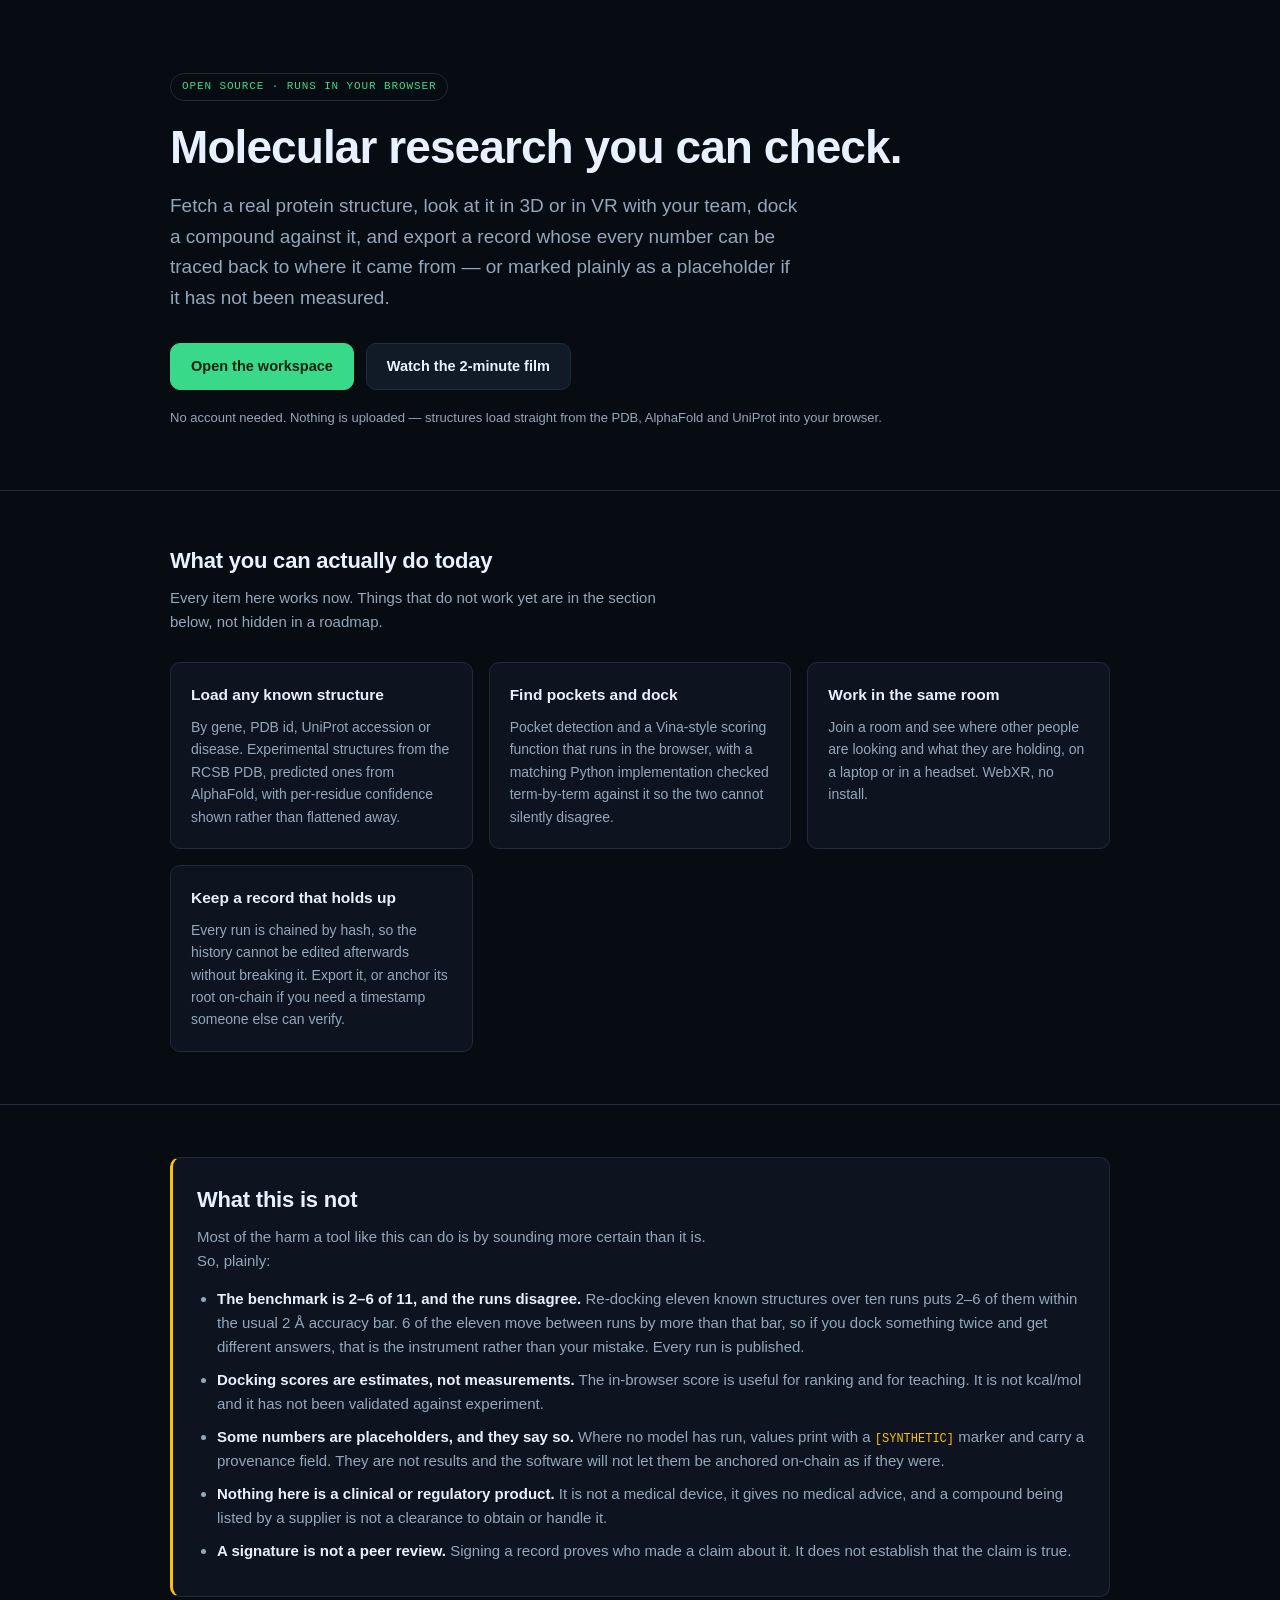
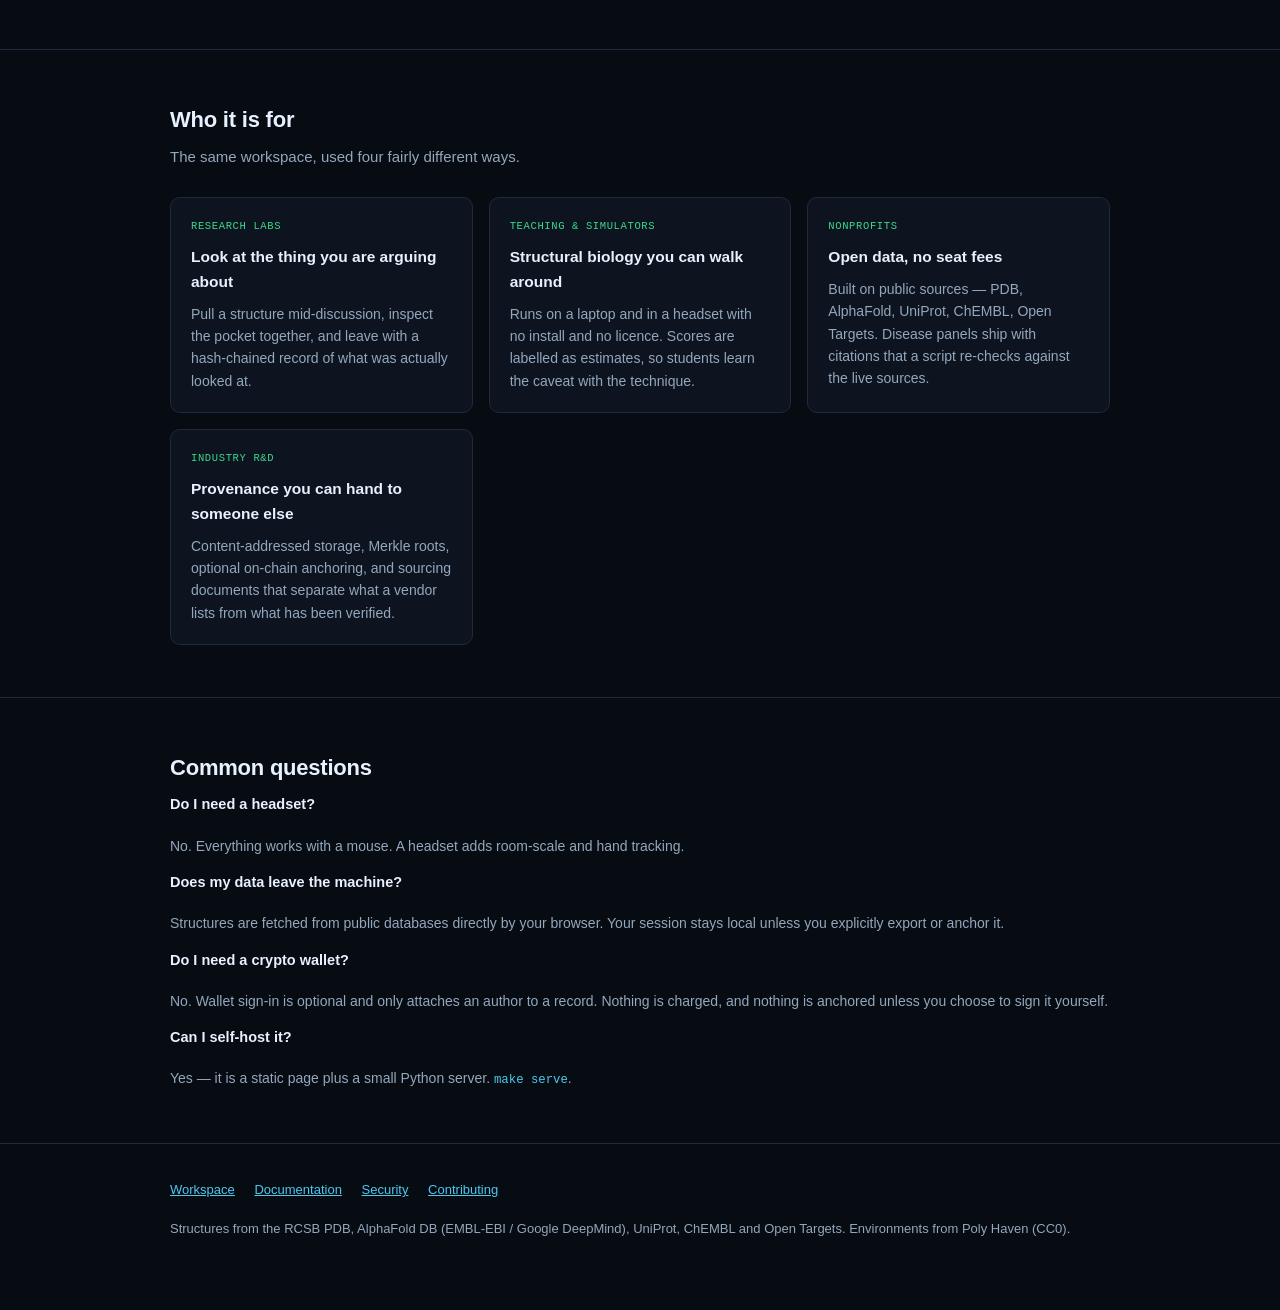
<file: home.html>
<!doctype html>
<html lang="en">
<head>
<meta charset="utf-8">
<meta name="viewport" content="width=device-width, initial-scale=1">
<title>biodao.blockchain — molecular research you can check</title>
<meta name="description" content="A molecular research workspace in the browser and in VR, built so every number can be traced back to where it came from.">
<style>
/* Same tokens as css/app.css, inlined so the landing page has no dependency on
   the workspace bundle and renders instantly on a cold visit. */
:root {
  --bg: #070b12; --panel: #0d141f; --panel2: #111a27; --line: #1e2b3c;
  --ink: #e8f1ff; --dim: #93a7bd; --accent: #39d98a; --accent2: #4cc9f0;
  --warn: #ffbe0b; --radius: 10px;
  --mono: ui-monospace, SFMono-Regular, Menlo, monospace;
}
* { box-sizing: border-box; }
body {
  margin: 0; background: var(--bg); color: var(--ink);
  font: 15px/1.6 -apple-system, BlinkMacSystemFont, "Segoe UI", Roboto, sans-serif;
  -webkit-font-smoothing: antialiased;
}
a { color: var(--accent2); }
.wrap { max-width: 980px; margin: 0 auto; padding: 0 20px; }
code { font-family: var(--mono); font-size: .88em; color: var(--accent2); }

header { padding: 72px 0 48px; border-bottom: 1px solid var(--line); }
.tag {
  display: inline-block; font-family: var(--mono); font-size: 11px;
  letter-spacing: .08em; text-transform: uppercase; color: var(--accent);
  border: 1px solid var(--line); border-radius: 999px; padding: 4px 11px; margin-bottom: 20px;
}
h1 { font-size: clamp(30px, 5vw, 46px); line-height: 1.15; margin: 0 0 18px; letter-spacing: -.02em; }
.lede { font-size: clamp(17px, 2.2vw, 19px); color: var(--dim); max-width: 60ch; margin: 0 0 30px; }
.cta { display: flex; gap: 12px; flex-wrap: wrap; align-items: center; }
.btn {
  display: inline-block; padding: 11px 20px; border-radius: var(--radius);
  text-decoration: none; font-weight: 600; font-size: 14.5px; border: 1px solid var(--line);
  color: var(--ink); background: var(--panel2); transition: border-color .15s, transform .15s;
}
.btn:hover { border-color: var(--accent2); transform: translateY(-1px); }
.btn.primary { background: var(--accent); color: #05210f; border-color: var(--accent); }
.btn.primary:hover { filter: brightness(1.08); }
.note { font-size: 13px; color: var(--dim); }

section { padding: 52px 0; border-bottom: 1px solid var(--line); }
h2 { font-size: 22px; margin: 0 0 8px; letter-spacing: -.01em; }
.sub { color: var(--dim); margin: 0 0 28px; max-width: 62ch; }

.grid { display: grid; gap: 16px; grid-template-columns: repeat(auto-fit, minmax(230px, 1fr)); }
.card { background: var(--panel); border: 1px solid var(--line); border-radius: var(--radius); padding: 20px; }
.card h3 { margin: 0 0 8px; font-size: 15.5px; }
.card p { margin: 0; color: var(--dim); font-size: 14px; }
.card .who {
  font-family: var(--mono); font-size: 10.5px; letter-spacing: .06em;
  text-transform: uppercase; color: var(--accent); margin-bottom: 10px;
}

.honest { background: var(--panel); border: 1px solid var(--line); border-left: 3px solid var(--warn); border-radius: var(--radius); padding: 24px; }
.honest h2 { margin-top: 0; }
.honest ul { margin: 14px 0 0; padding-left: 20px; color: var(--dim); }
.honest li { margin-bottom: 9px; }
.honest b { color: var(--ink); font-weight: 600; }
.marker { font-family: var(--mono); font-size: 12px; color: var(--warn); }

dl { margin: 0; display: grid; gap: 14px; }
dt { font-weight: 600; font-size: 14.5px; }
dd { margin: 4px 0 0; color: var(--dim); font-size: 14px; }

footer { padding: 36px 0 60px; color: var(--dim); font-size: 13px; }
footer a { margin-right: 16px; }
</style>
</head>
<body>

<header>
  <div class="wrap">
    <div class="tag">Open source · Runs in your browser</div>
    <h1>Molecular research you can check.</h1>
    <p class="lede">
      Fetch a real protein structure, look at it in 3D or in VR with your team, dock a
      compound against it, and export a record whose every number can be traced back to
      where it came from — or marked plainly as a placeholder if it has not been measured.
    </p>
    <div class="cta">
      <a class="btn primary" href="index.html">Open the workspace</a>
      <a class="btn" href="docs/pitch.mp4">Watch the 2-minute film</a>
    </div>
    <p class="note" style="margin-top:18px">
      No account needed. Nothing is uploaded — structures load straight from the PDB,
      AlphaFold and UniProt into your browser.
    </p>
  </div>
</header>

<section>
  <div class="wrap">
    <h2>What you can actually do today</h2>
    <p class="sub">
      Every item here works now. Things that do not work yet are in the section below,
      not hidden in a roadmap.
    </p>
    <div class="grid">
      <div class="card">
        <h3>Load any known structure</h3>
        <p>By gene, PDB id, UniProt accession or disease. Experimental structures from the
        RCSB PDB, predicted ones from AlphaFold, with per-residue confidence shown rather
        than flattened away.</p>
      </div>
      <div class="card">
        <h3>Find pockets and dock</h3>
        <p>Pocket detection and a Vina-style scoring function that runs in the browser, with
        a matching Python implementation checked term-by-term against it so the two cannot
        silently disagree.</p>
      </div>
      <div class="card">
        <h3>Work in the same room</h3>
        <p>Join a room and see where other people are looking and what they are holding, on
        a laptop or in a headset. WebXR, no install.</p>
      </div>
      <div class="card">
        <h3>Keep a record that holds up</h3>
        <p>Every run is chained by hash, so the history cannot be edited afterwards without
        breaking it. Export it, or anchor its root on-chain if you need a timestamp someone
        else can verify.</p>
      </div>
    </div>
  </div>
</section>

<section>
  <div class="wrap">
    <div class="honest">
      <h2>What this is not</h2>
      <p class="sub" style="margin-bottom:0">
        Most of the harm a tool like this can do is by sounding more certain than it is.
        So, plainly:
      </p>
      <ul>
        <li><b>The benchmark is 2&ndash;6 of 11, and the runs disagree.</b> Re-docking eleven
          known structures over ten runs puts 2&ndash;6 of them within the usual 2&nbsp;&Aring;
          accuracy bar. 6 of the eleven move between runs by more than that bar, so if you dock
          something twice and get different answers, that is the instrument rather than your mistake.
          Every run is published.</li>
        <li><b>Docking scores are estimates, not measurements.</b> The in-browser score is
          useful for ranking and for teaching. It is not kcal/mol and it has not been
          validated against experiment.</li>
        <li><b>Some numbers are placeholders, and they say so.</b> Where no model has run,
          values print with a <span class="marker">[SYNTHETIC]</span> marker and carry a
          provenance field. They are not results and the software will not let them be
          anchored on-chain as if they were.</li>
        <li><b>Nothing here is a clinical or regulatory product.</b> It is not a medical
          device, it gives no medical advice, and a compound being listed by a supplier is
          not a clearance to obtain or handle it.</li>
        <li><b>A signature is not a peer review.</b> Signing a record proves who made a
          claim about it. It does not establish that the claim is true.</li>
      </ul>
    </div>
  </div>
</section>

<section>
  <div class="wrap">
    <h2>Who it is for</h2>
    <p class="sub">The same workspace, used four fairly different ways.</p>
    <div class="grid">
      <div class="card">
        <div class="who">Research labs</div>
        <h3>Look at the thing you are arguing about</h3>
        <p>Pull a structure mid-discussion, inspect the pocket together, and leave with a
        hash-chained record of what was actually looked at.</p>
      </div>
      <div class="card">
        <div class="who">Teaching &amp; simulators</div>
        <h3>Structural biology you can walk around</h3>
        <p>Runs on a laptop and in a headset with no install and no licence. Scores are
        labelled as estimates, so students learn the caveat with the technique.</p>
      </div>
      <div class="card">
        <div class="who">Nonprofits</div>
        <h3>Open data, no seat fees</h3>
        <p>Built on public sources — PDB, AlphaFold, UniProt, ChEMBL, Open Targets. Disease
        panels ship with citations that a script re-checks against the live sources.</p>
      </div>
      <div class="card">
        <div class="who">Industry R&amp;D</div>
        <h3>Provenance you can hand to someone else</h3>
        <p>Content-addressed storage, Merkle roots, optional on-chain anchoring, and
        sourcing documents that separate what a vendor lists from what has been verified.</p>
      </div>
    </div>
  </div>
</section>

<section>
  <div class="wrap">
    <h2>Common questions</h2>
    <dl>
      <dt>Do I need a headset?</dt>
      <dd>No. Everything works with a mouse. A headset adds room-scale and hand tracking.</dd>

      <dt>Does my data leave the machine?</dt>
      <dd>Structures are fetched from public databases directly by your browser. Your
      session stays local unless you explicitly export or anchor it.</dd>

      <dt>Do I need a crypto wallet?</dt>
      <dd>No. Wallet sign-in is optional and only attaches an author to a record. Nothing
      is charged, and nothing is anchored unless you choose to sign it yourself.</dd>

      <dt>Can I self-host it?</dt>
      <dd>Yes — it is a static page plus a small Python server. <code>make serve</code>.</dd>
    </dl>
  </div>
</section>

<footer>
  <div class="wrap">
    <a href="index.html">Workspace</a>
    <a href="README.md">Documentation</a>
    <a href="SECURITY.md">Security</a>
    <a href="CONTRIBUTING.md">Contributing</a>
    <p style="margin-top:18px">
      Structures from the RCSB PDB, AlphaFold DB (EMBL-EBI / Google DeepMind), UniProt,
      ChEMBL and Open Targets. Environments from Poly Haven (CC0).
    </p>
  </div>
</footer>

</body>
</html>
</file>
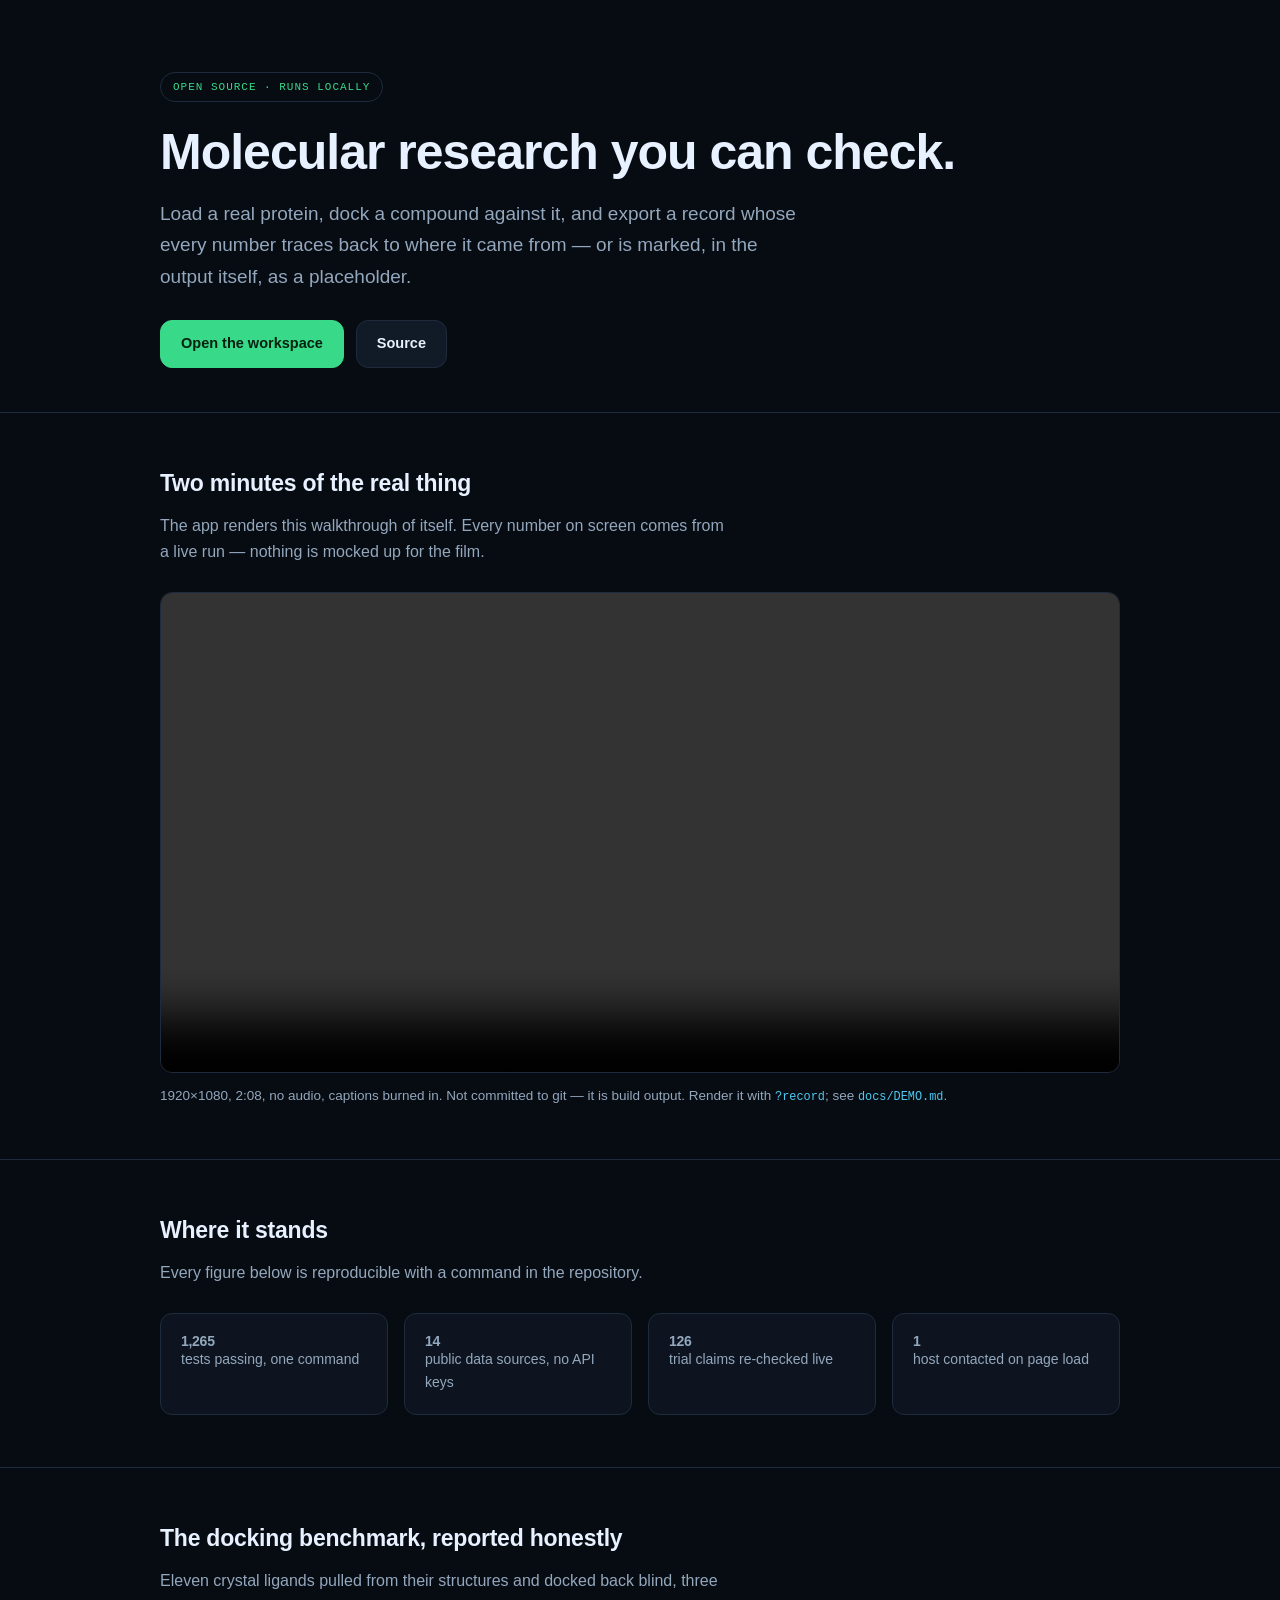
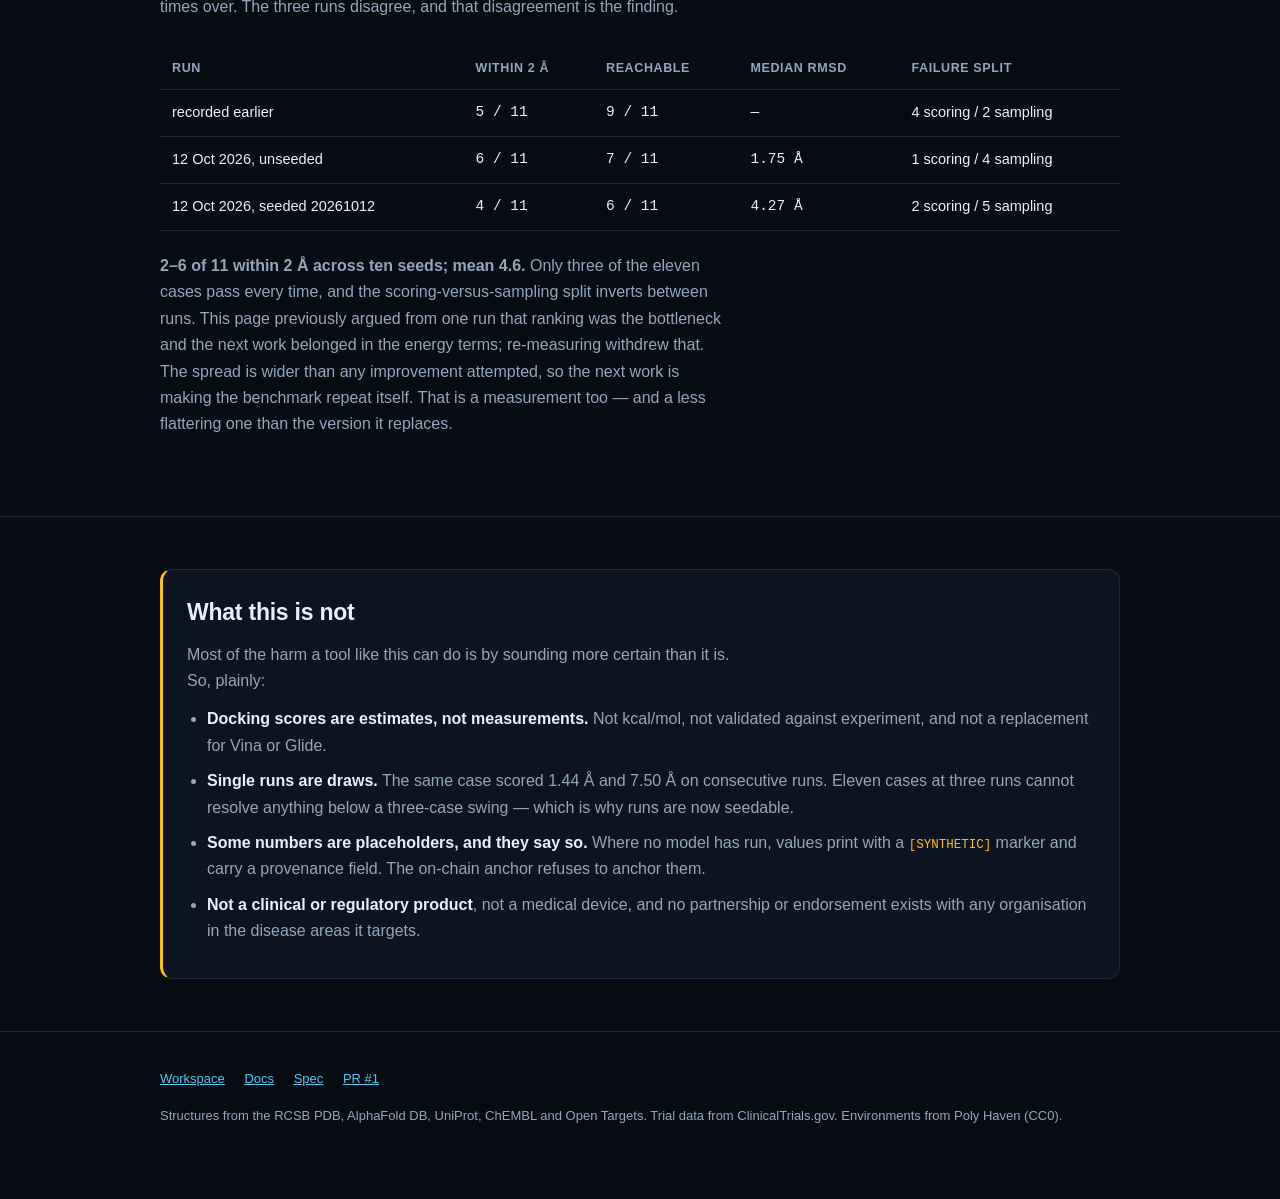
<file: docs/pitch.html>
<!doctype html>
<html lang="en">
<head>
<meta charset="utf-8">
<meta name="viewport" content="width=device-width, initial-scale=1">
<title>AGI BioXR — project preview</title>
<meta name="description" content="A molecular research workspace built so every number can be traced to where it came from.">
<style>
:root{
  --bg:#070b12; --panel:#0d141f; --panel2:#111a27; --line:#1e2b3c;
  --ink:#e8f1ff; --dim:#93a7bd; --accent:#39d98a; --accent2:#4cc9f0; --warn:#ffbe0b;
  --radius:12px; --mono:ui-monospace,SFMono-Regular,Menlo,monospace;
}
*{box-sizing:border-box}
body{margin:0;background:var(--bg);color:var(--ink);
  font:16px/1.65 -apple-system,BlinkMacSystemFont,"Segoe UI",Roboto,sans-serif;-webkit-font-smoothing:antialiased}
a{color:var(--accent2)}
.wrap{max-width:1000px;margin:0 auto;padding:0 20px}
code{font-family:var(--mono);font-size:.88em;color:var(--accent2)}

header{padding:72px 0 44px;border-bottom:1px solid var(--line)}
.tag{display:inline-block;font-family:var(--mono);font-size:11px;letter-spacing:.09em;
  text-transform:uppercase;color:var(--accent);border:1px solid var(--line);
  border-radius:999px;padding:5px 12px;margin-bottom:22px}
h1{font-size:clamp(32px,5.2vw,50px);line-height:1.12;margin:0 0 18px;letter-spacing:-.02em}
.lede{font-size:clamp(17px,2.1vw,19px);color:var(--dim);max-width:62ch;margin:0 0 28px}
.cta{display:flex;gap:12px;flex-wrap:wrap}
.btn{display:inline-block;padding:11px 20px;border-radius:var(--radius);text-decoration:none;
  font-weight:600;font-size:14.5px;border:1px solid var(--line);color:var(--ink);
  background:var(--panel2);transition:border-color .15s,transform .15s}
.btn:hover{border-color:var(--accent2);transform:translateY(-1px)}
.btn.primary{background:var(--accent);color:#05210f;border-color:var(--accent)}

section{padding:52px 0;border-bottom:1px solid var(--line)}
h2{font-size:23px;margin:0 0 10px;letter-spacing:-.01em}
.sub{color:var(--dim);margin:0 0 26px;max-width:64ch}

figure{margin:0}
video{width:100%;height:auto;display:block;border:1px solid var(--line);
  border-radius:var(--radius);background:#000}
figcaption{margin-top:12px;font-size:13.5px;color:var(--dim)}
.missing{border:1px dashed var(--line);border-radius:var(--radius);padding:36px;
  text-align:center;color:var(--dim);font-size:14.5px;background:var(--panel)}

.grid{display:grid;gap:16px;grid-template-columns:repeat(auto-fit,minmax(215px,1fr))}
.card{background:var(--panel);border:1px solid var(--line);border-radius:var(--radius);padding:20px}
.card h3{margin:0 0 7px;font-size:15.5px}
.card p{margin:0;color:var(--dim);font-size:14px}
.n{font-size:40px;font-weight:700;line-height:1;letter-spacing:-.02em;margin:0 0 6px}

table{width:100%;border-collapse:collapse;font-size:14.5px}
th,td{text-align:left;padding:11px 12px;border-bottom:1px solid var(--line)}
th{color:var(--dim);font-weight:600;font-size:12.5px;letter-spacing:.05em;text-transform:uppercase}
td.num{font-family:var(--mono)}
.good{color:var(--accent)} .bad{color:var(--warn)}

.honest{background:var(--panel);border:1px solid var(--line);border-left:3px solid var(--warn);
  border-radius:var(--radius);padding:24px}
.honest h2{margin-top:0}
.honest ul{margin:12px 0 0;padding-left:20px;color:var(--dim)}
.honest li{margin-bottom:9px}
.honest b{color:var(--ink);font-weight:600}
.marker{font-family:var(--mono);font-size:12.5px;color:var(--warn)}

footer{padding:36px 0 60px;color:var(--dim);font-size:13px}
footer a{margin-right:16px}
@media (max-width:560px){ th:nth-child(4),td:nth-child(4){display:none} }
</style>
</head>
<body>

<header><div class="wrap">
  <div class="tag">Open source · Runs locally</div>
  <h1>Molecular research you can check.</h1>
  <p class="lede">Load a real protein, dock a compound against it, and export a record whose every number
  traces back to where it came from — or is marked, in the output itself, as a placeholder.</p>
  <div class="cta">
    <a class="btn primary" href="../index.html">Open the workspace</a>
    <a class="btn" href="https://github.com/AGIFutureFoundation/AGI-Biotech-tool">Source</a>
  </div>
</div></header>

<section><div class="wrap">
  <h2>Two minutes of the real thing</h2>
  <p class="sub">The app renders this walkthrough of itself. Every number on screen comes from a live run —
  nothing is mocked up for the film.</p>
  <figure>
    <video controls preload="metadata" playsinline poster="">
      <source src="biodao-walkthrough.mp4" type="video/mp4">
      Your browser cannot play this video. The file is <code>docs/biodao-walkthrough.mp4</code>.
    </video>
    <figcaption>1920&times;1080, 2:08, no audio, captions burned in. Not committed to git — it is build
    output. Render it with <code>?record</code>; see <code>docs/DEMO.md</code>.</figcaption>
  </figure>
</div></section>

<section><div class="wrap">
  <h2>Where it stands</h2>
  <p class="sub">Every figure below is reproducible with a command in the repository.</p>
  <div class="grid">
    <div class="card"><p class="n">1,265</p><p>tests passing, one command</p></div>
    <div class="card"><p class="n">14</p><p>public data sources, no API keys</p></div>
    <div class="card"><p class="n">126</p><p>trial claims re-checked live</p></div>
    <div class="card"><p class="n">1</p><p>host contacted on page load</p></div>
  </div>
</div></section>

<section><div class="wrap">
  <h2>The docking benchmark, reported honestly</h2>
  <p class="sub">Eleven crystal ligands pulled from their structures and docked back blind, three times over.
  The three runs disagree, and that disagreement is the finding.</p>
  <table>
    <tr><th>Run</th><th>Within 2 Å</th><th>Reachable</th><th>Median RMSD</th><th>Failure split</th></tr>
    <tr><td>recorded earlier</td><td class="num">5 / 11</td><td class="num">9 / 11</td><td class="num">&mdash;</td><td>4 scoring / 2 sampling</td></tr>
    <tr><td>12 Oct 2026, unseeded</td><td class="num">6 / 11</td><td class="num">7 / 11</td><td class="num">1.75 Å</td><td>1 scoring / 4 sampling</td></tr>
    <tr><td>12 Oct 2026, seeded 20261012</td><td class="num">4 / 11</td><td class="num">6 / 11</td><td class="num">4.27 Å</td><td>2 scoring / 5 sampling</td></tr>
  </table>
  <p class="sub" style="margin-top:22px"><b>2–6 of 11 within 2 Å across ten seeds; mean 4.6.</b> Only three of the eleven cases pass every time, and the
  scoring-versus-sampling split inverts between runs. This page previously argued from one run that ranking was
  the bottleneck and the next work belonged in the energy terms; re-measuring withdrew that. The spread is wider
  than any improvement attempted, so the next work is making the benchmark repeat itself. That is a measurement
  too — and a less flattering one than the version it replaces.</p>
</div></section>

<section><div class="wrap"><div class="honest">
  <h2>What this is not</h2>
  <p class="sub" style="margin-bottom:0">Most of the harm a tool like this can do is by sounding more certain
  than it is. So, plainly:</p>
  <ul>
    <li><b>Docking scores are estimates, not measurements.</b> Not kcal/mol, not validated against experiment,
      and not a replacement for Vina or Glide.</li>
    <li><b>Single runs are draws.</b> The same case scored 1.44 Å and 7.50 Å on consecutive runs. Eleven cases
      at three runs cannot resolve anything below a three-case swing — which is why runs are now seedable.</li>
    <li><b>Some numbers are placeholders, and they say so.</b> Where no model has run, values print with a
      <span class="marker">[SYNTHETIC]</span> marker and carry a provenance field. The on-chain anchor refuses
      to anchor them.</li>
    <li><b>Not a clinical or regulatory product</b>, not a medical device, and no partnership or endorsement
      exists with any organisation in the disease areas it targets.</li>
  </ul>
</div></div></section>

<footer><div class="wrap">
  <a href="../index.html">Workspace</a>
  <a href="../README.md">Docs</a>
  <a href="SPEC.md">Spec</a>
  <a href="https://github.com/AGIFutureFoundation/AGI-Biotech-tool/pull/1">PR #1</a>
  <p style="margin-top:16px">Structures from the RCSB PDB, AlphaFold DB, UniProt, ChEMBL and Open Targets.
  Trial data from ClinicalTrials.gov. Environments from Poly Haven (CC0).</p>
</div></footer>

</body>
</html>
</file>
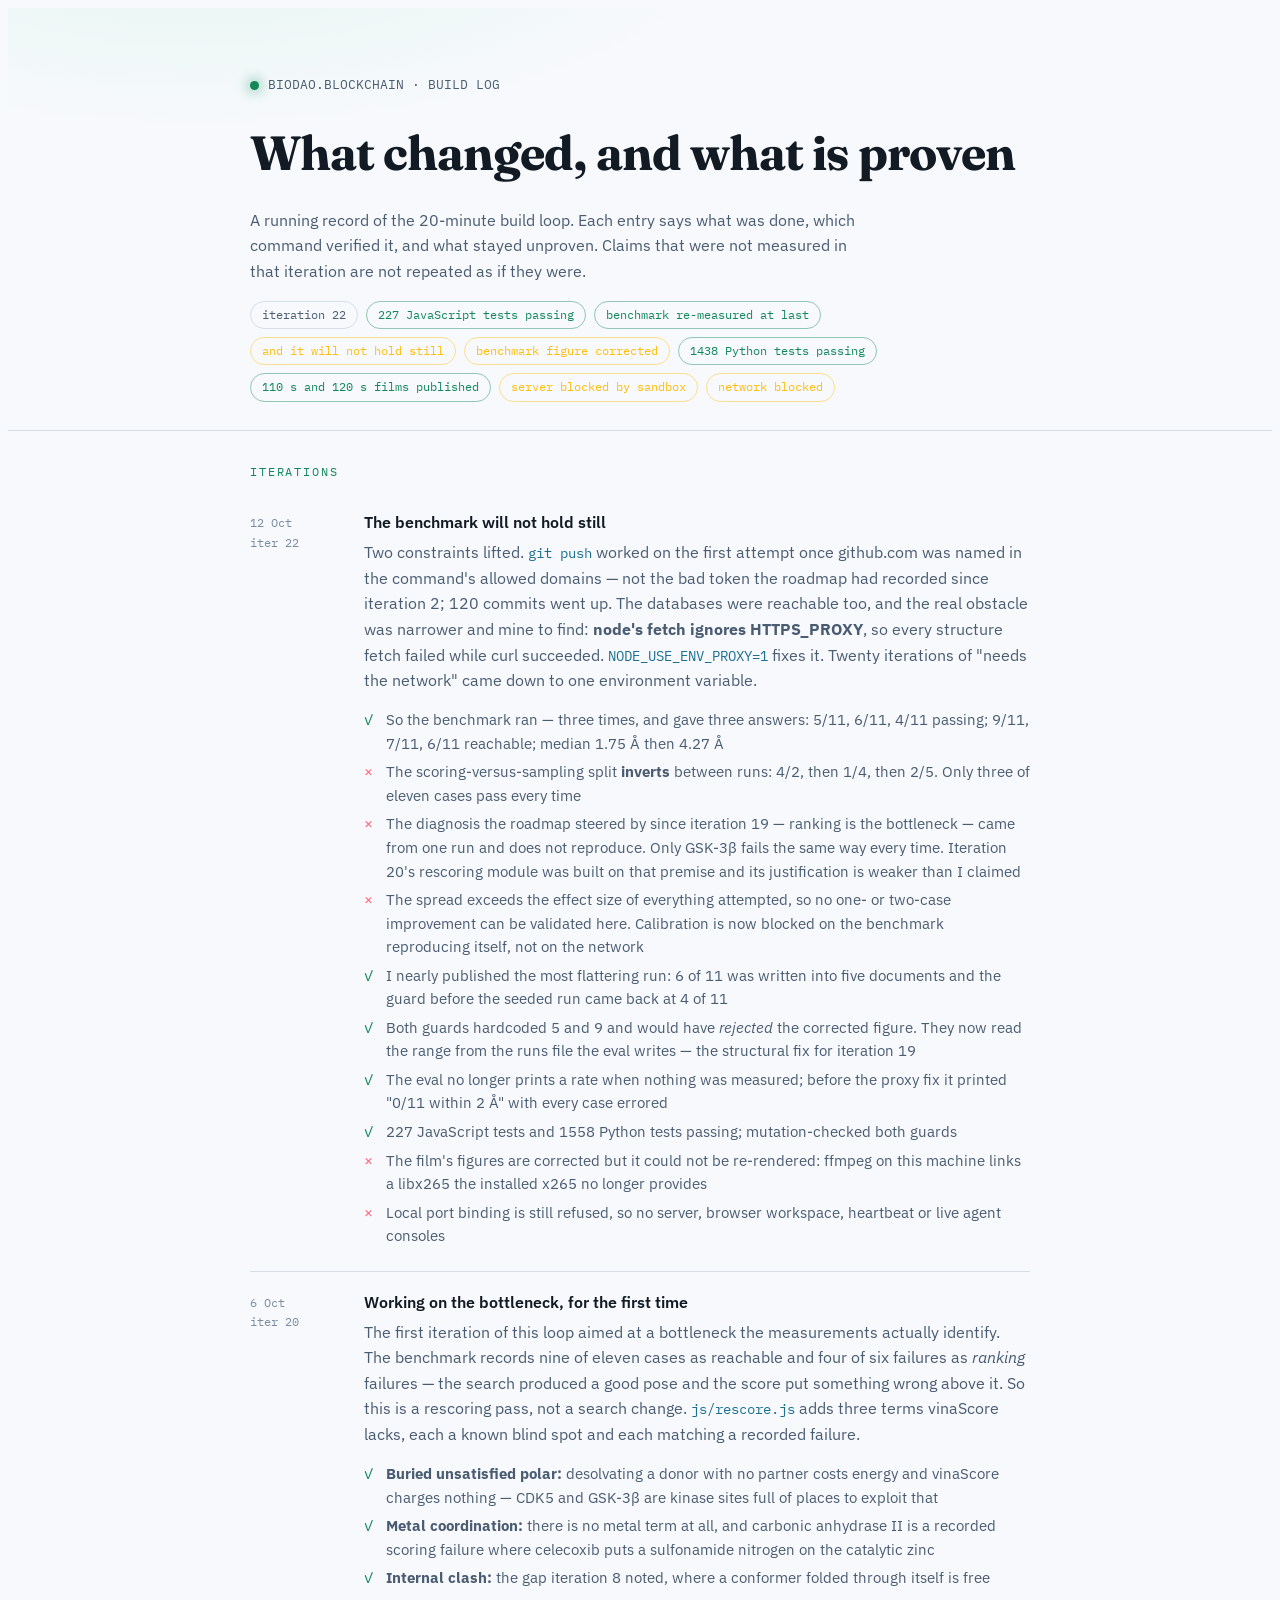
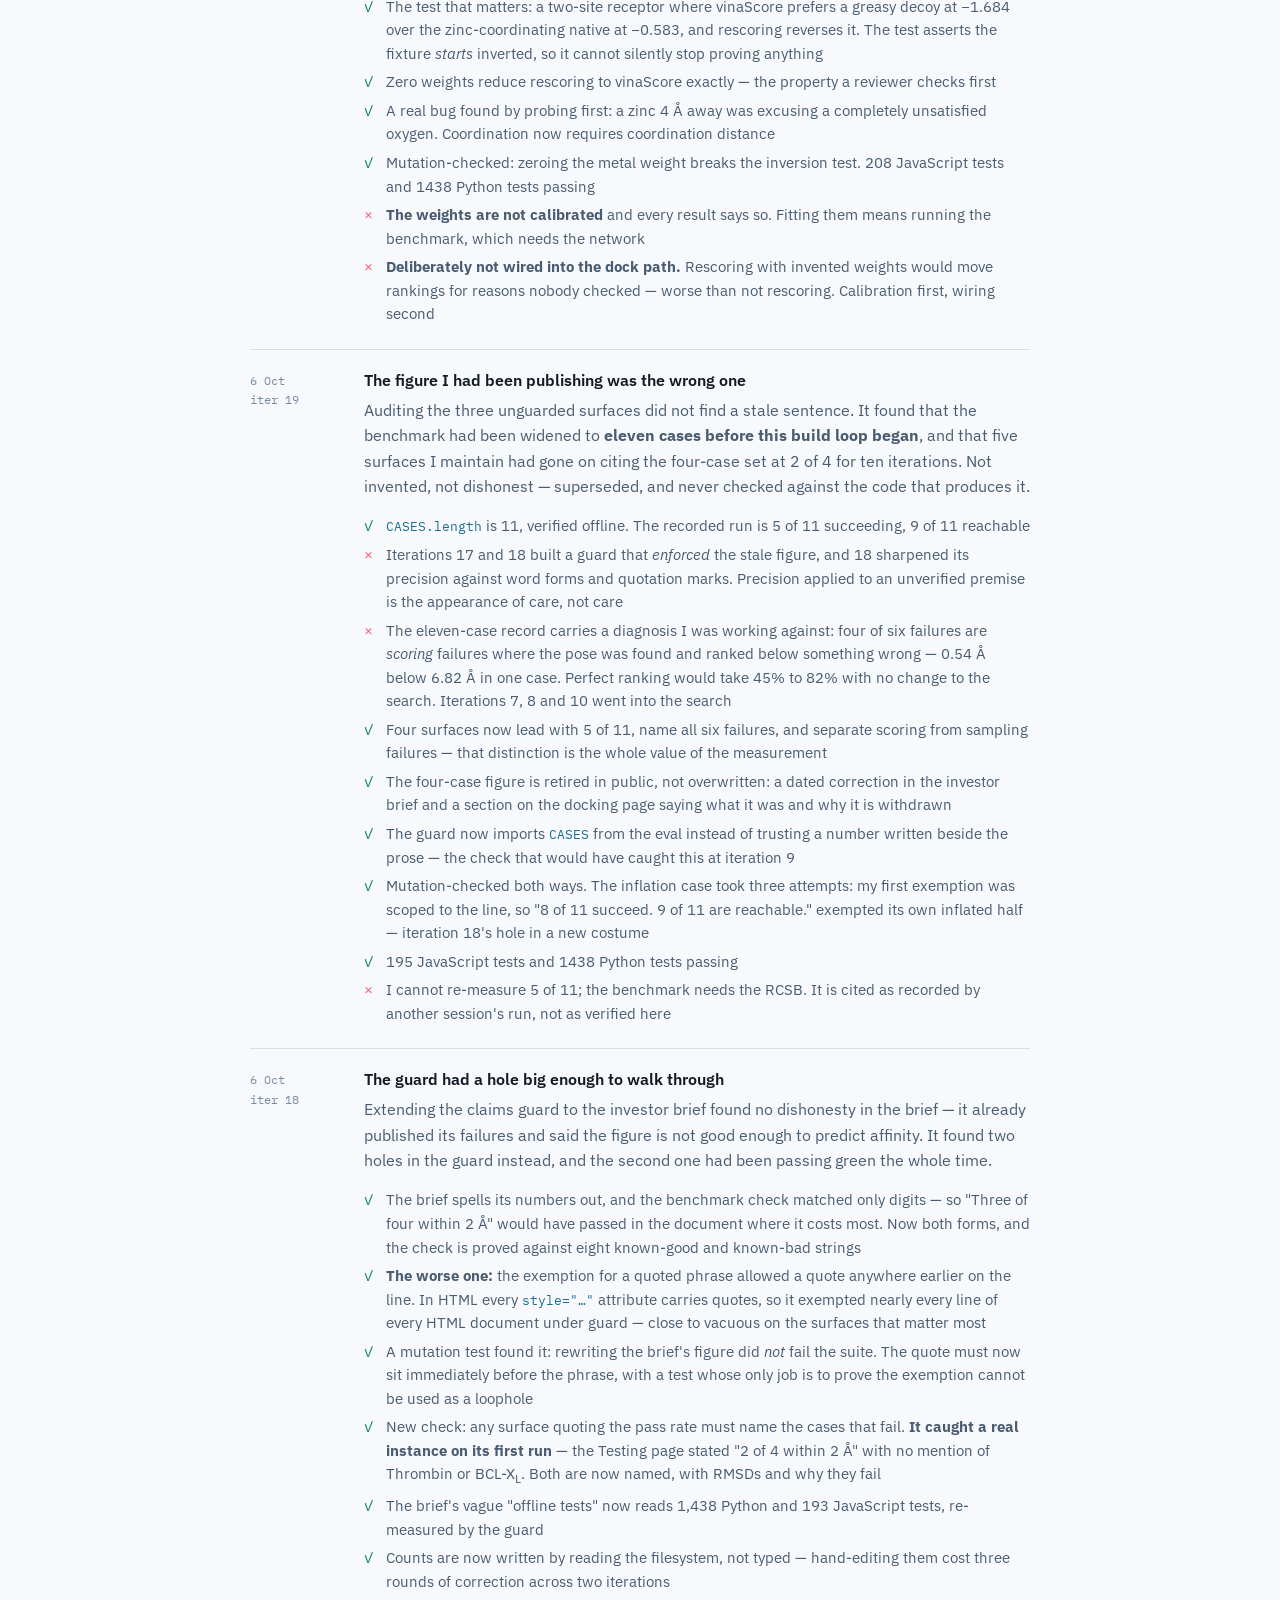
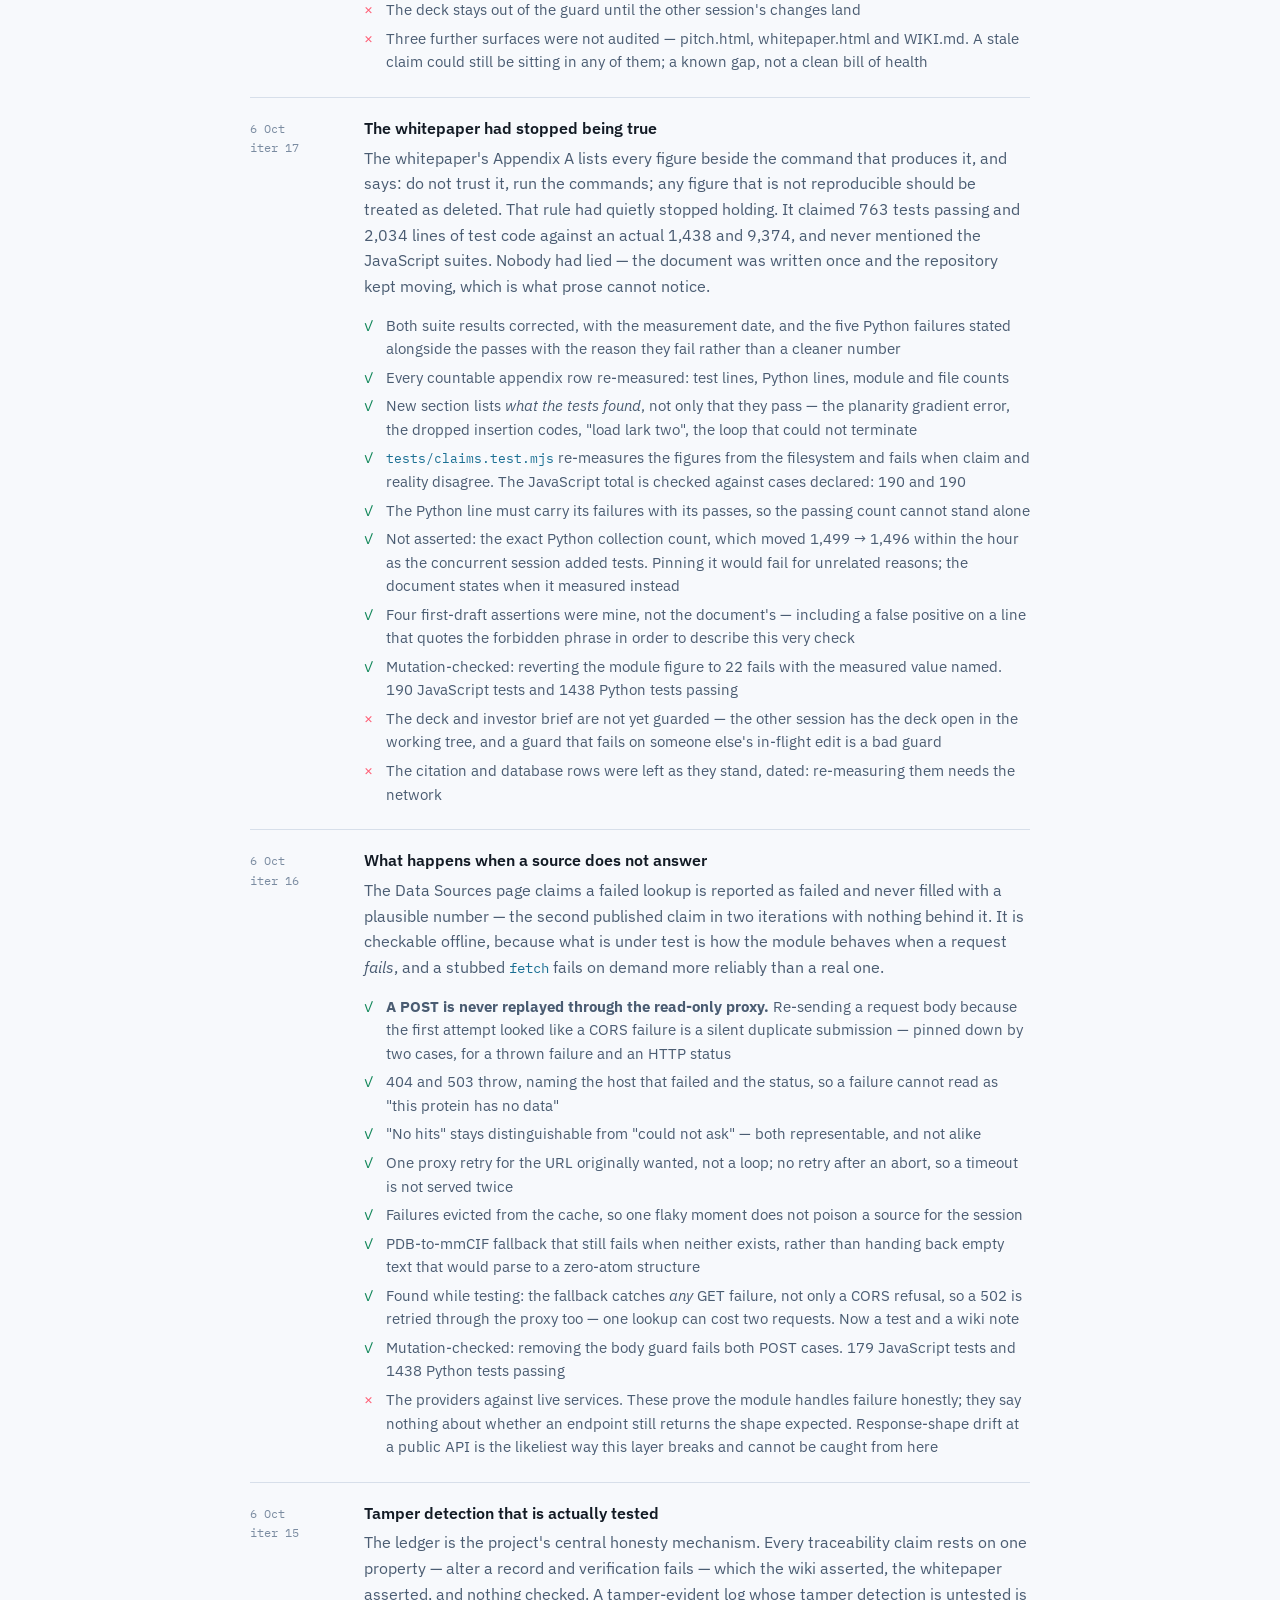
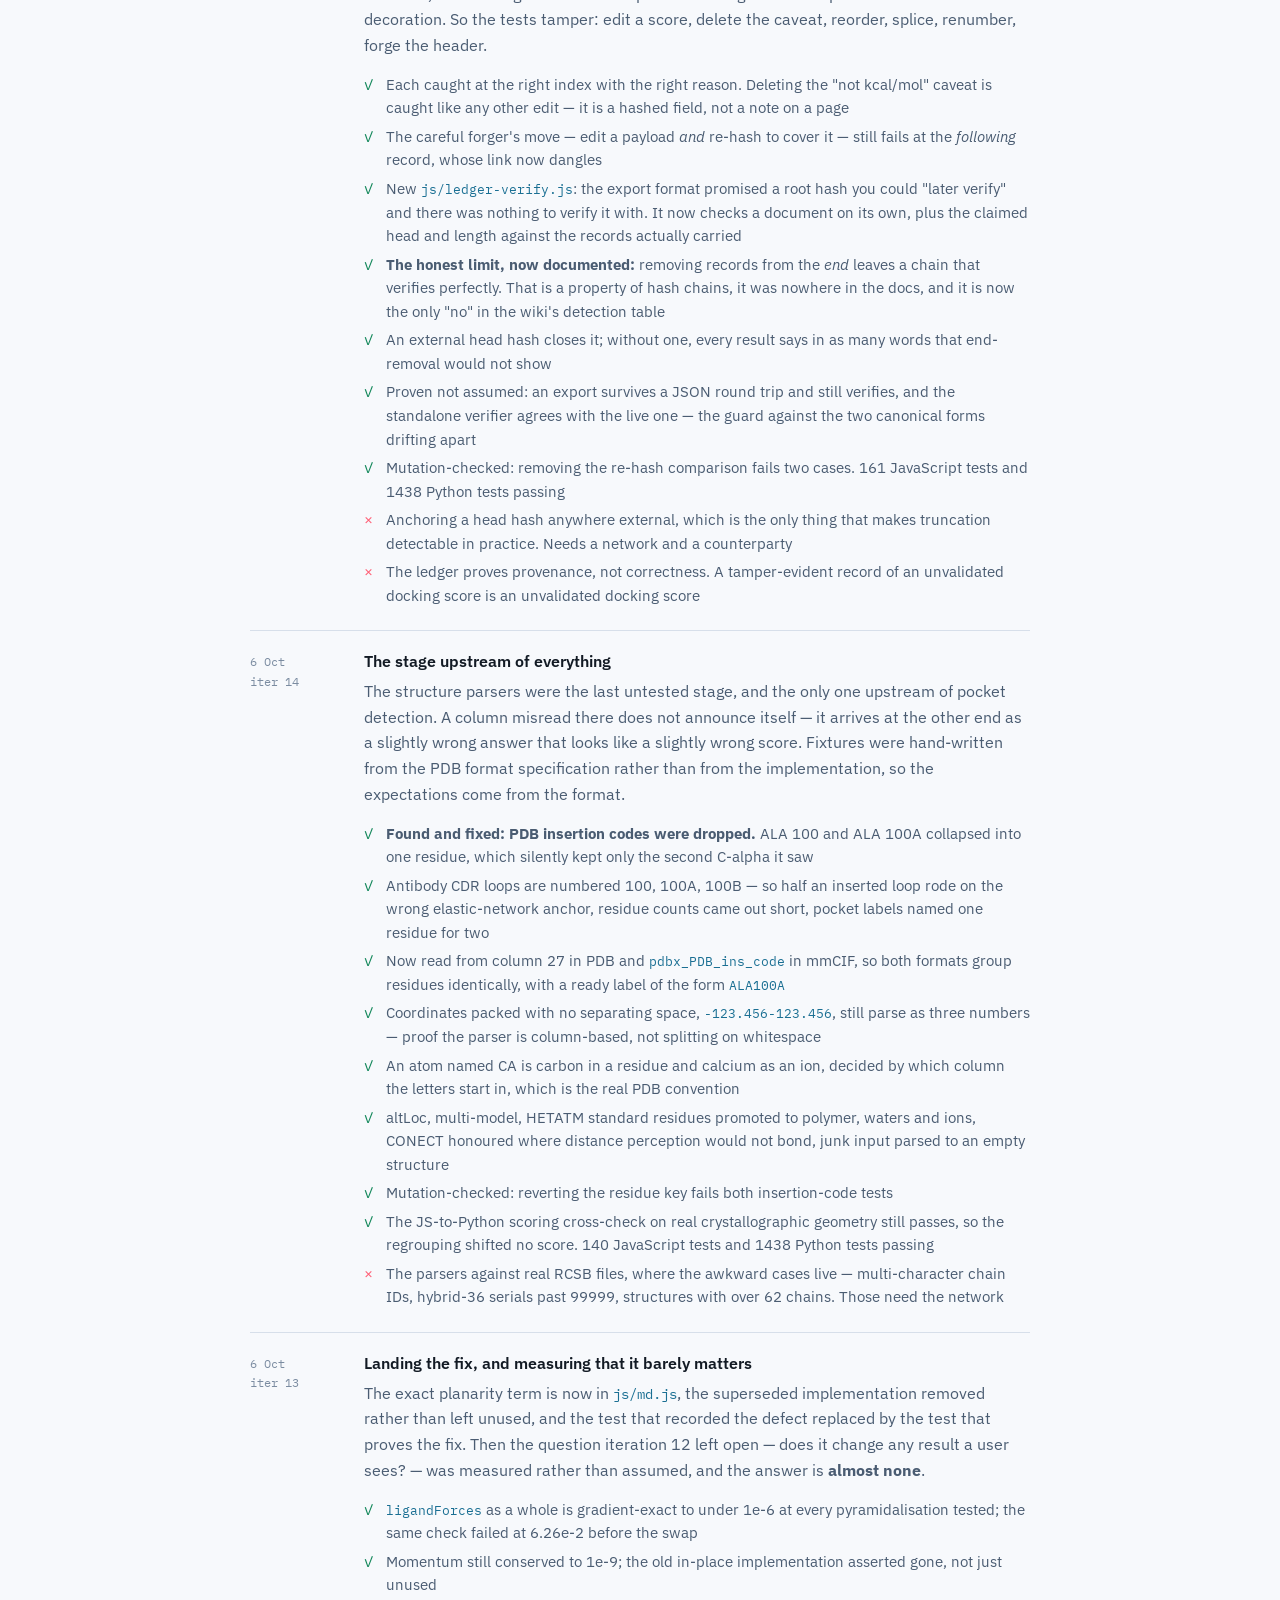
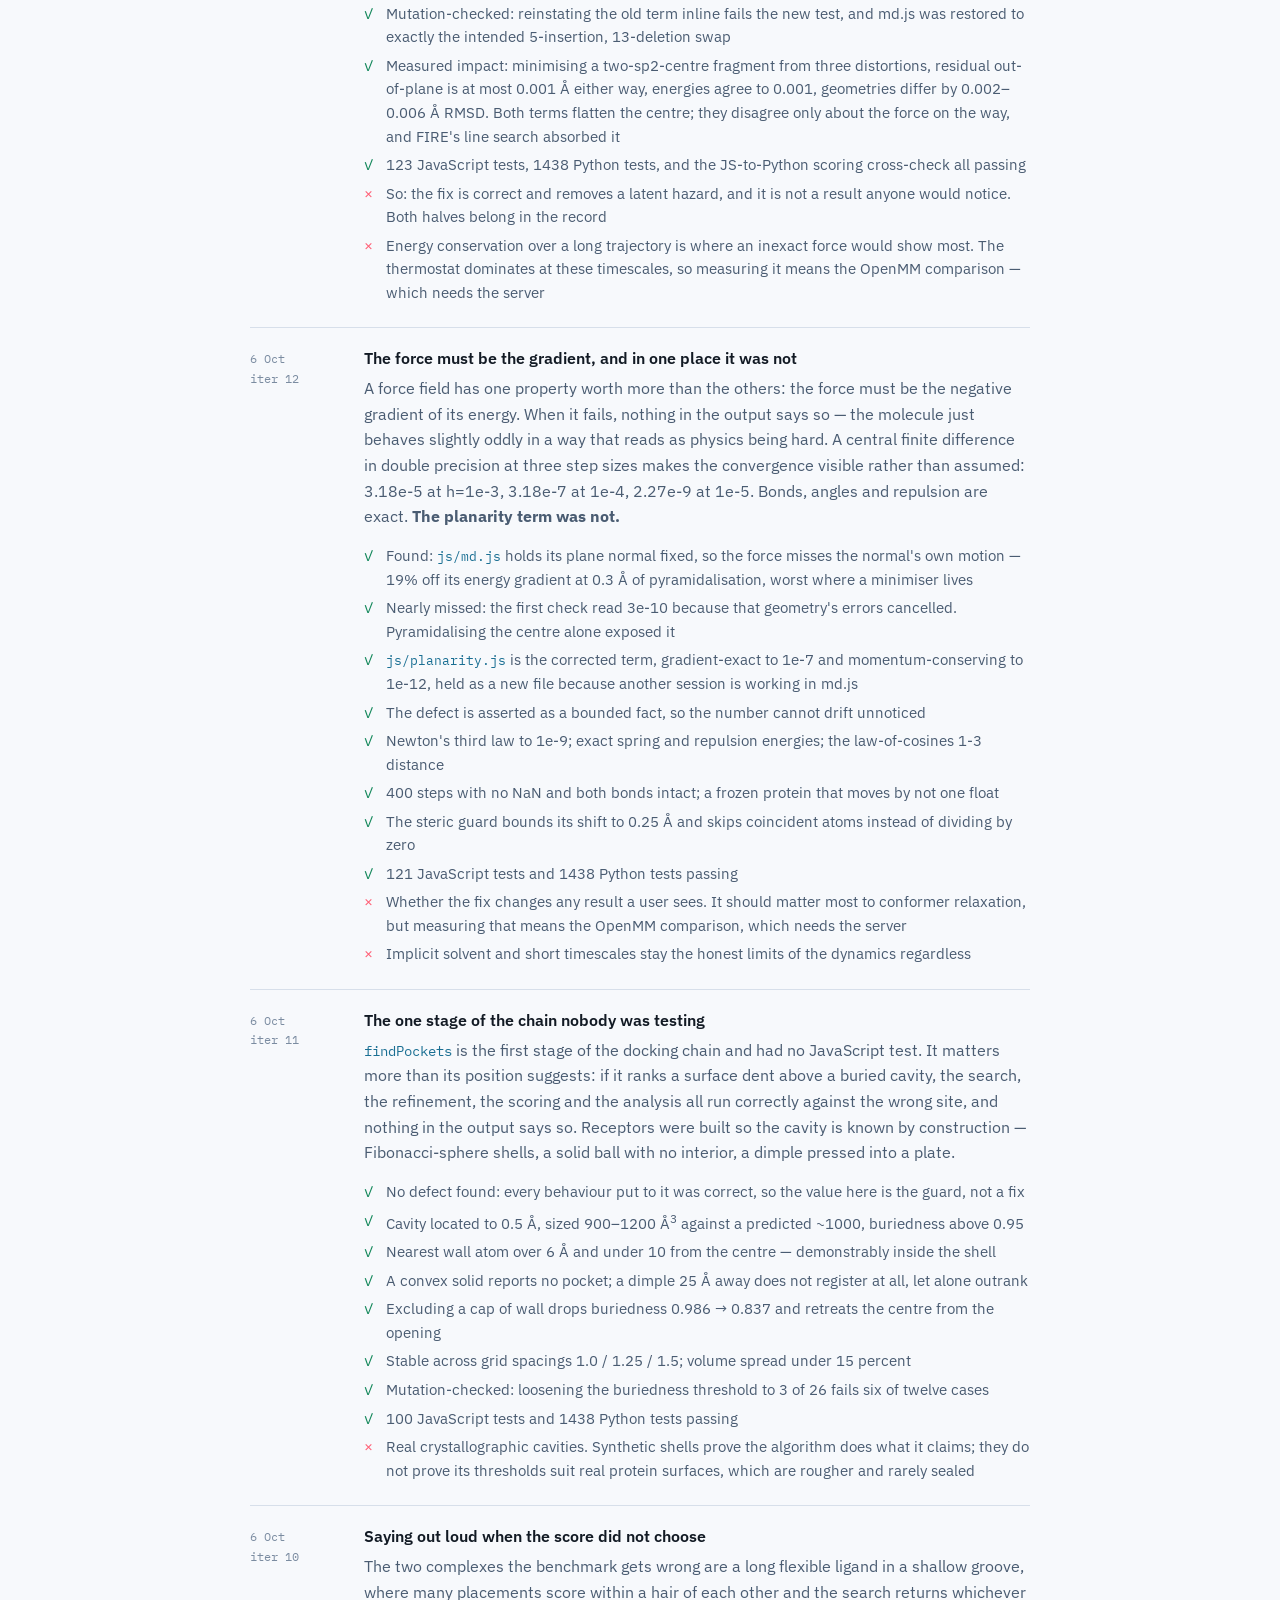
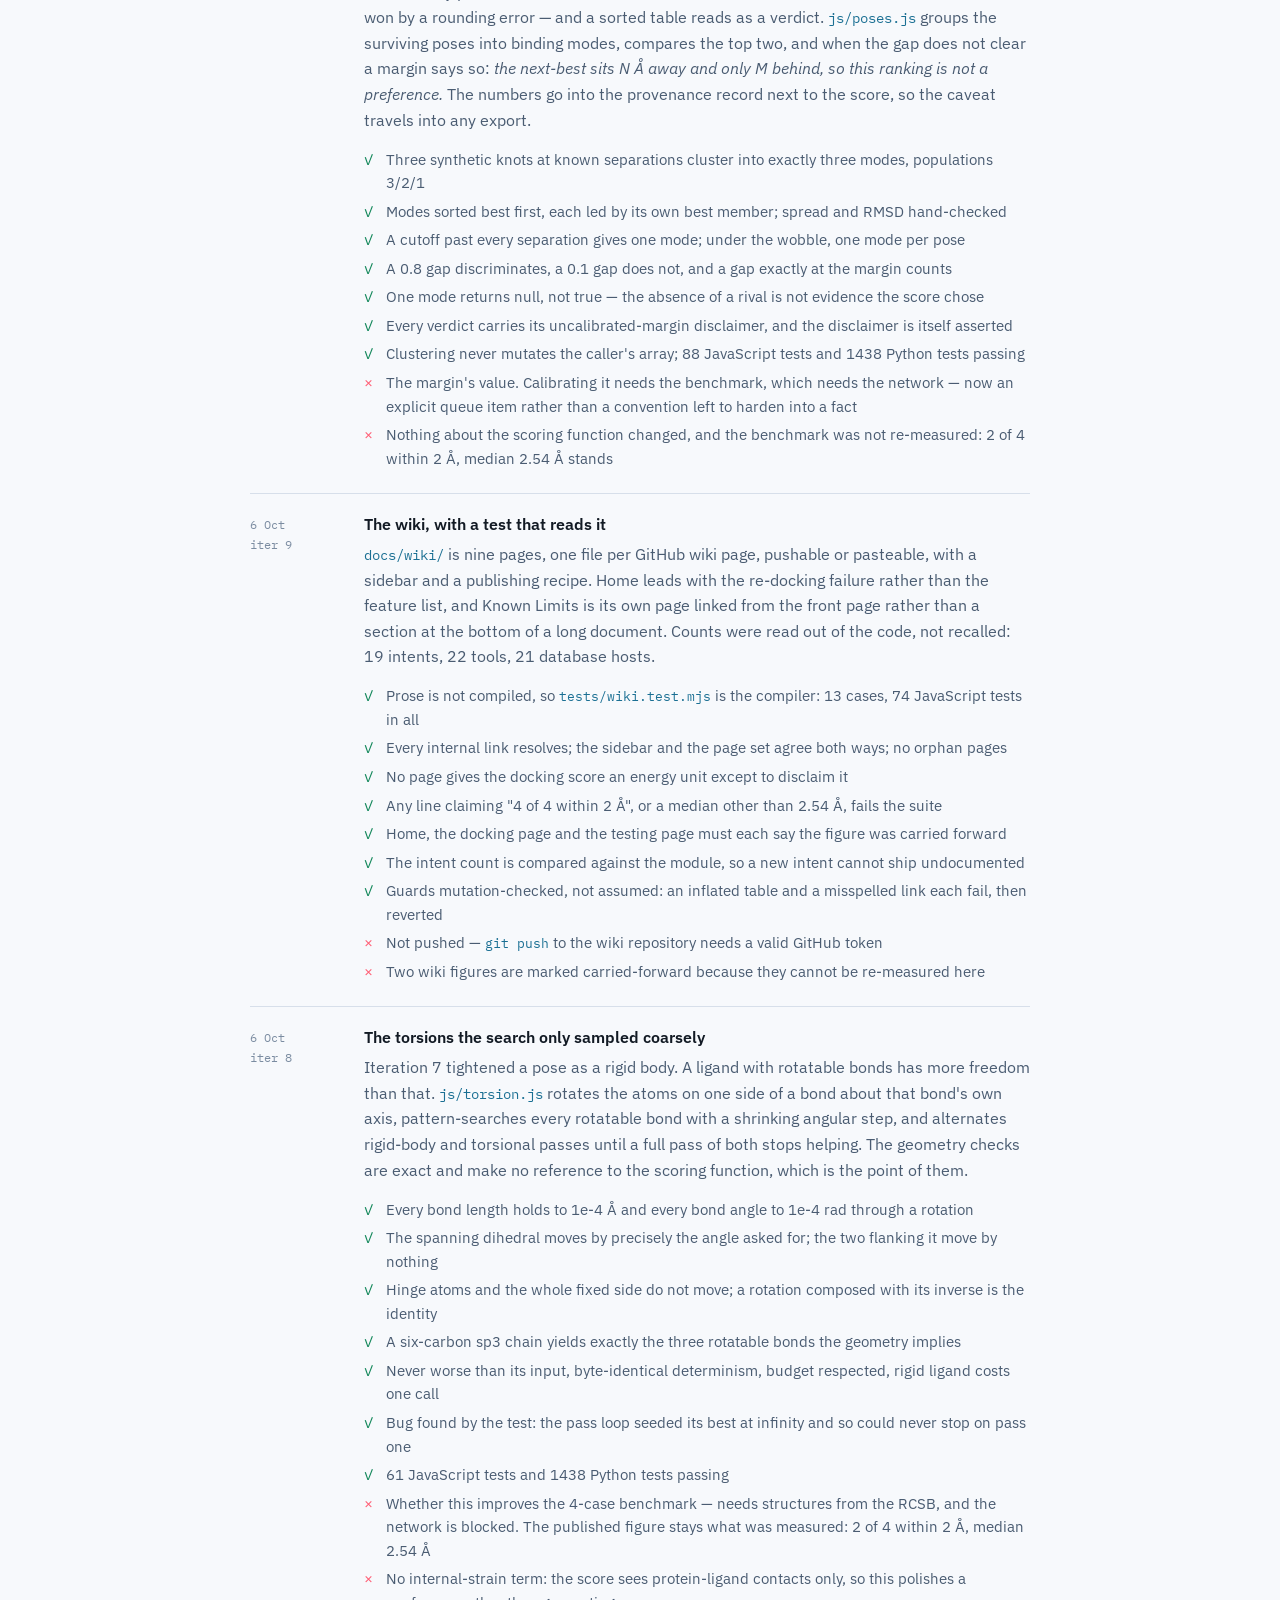
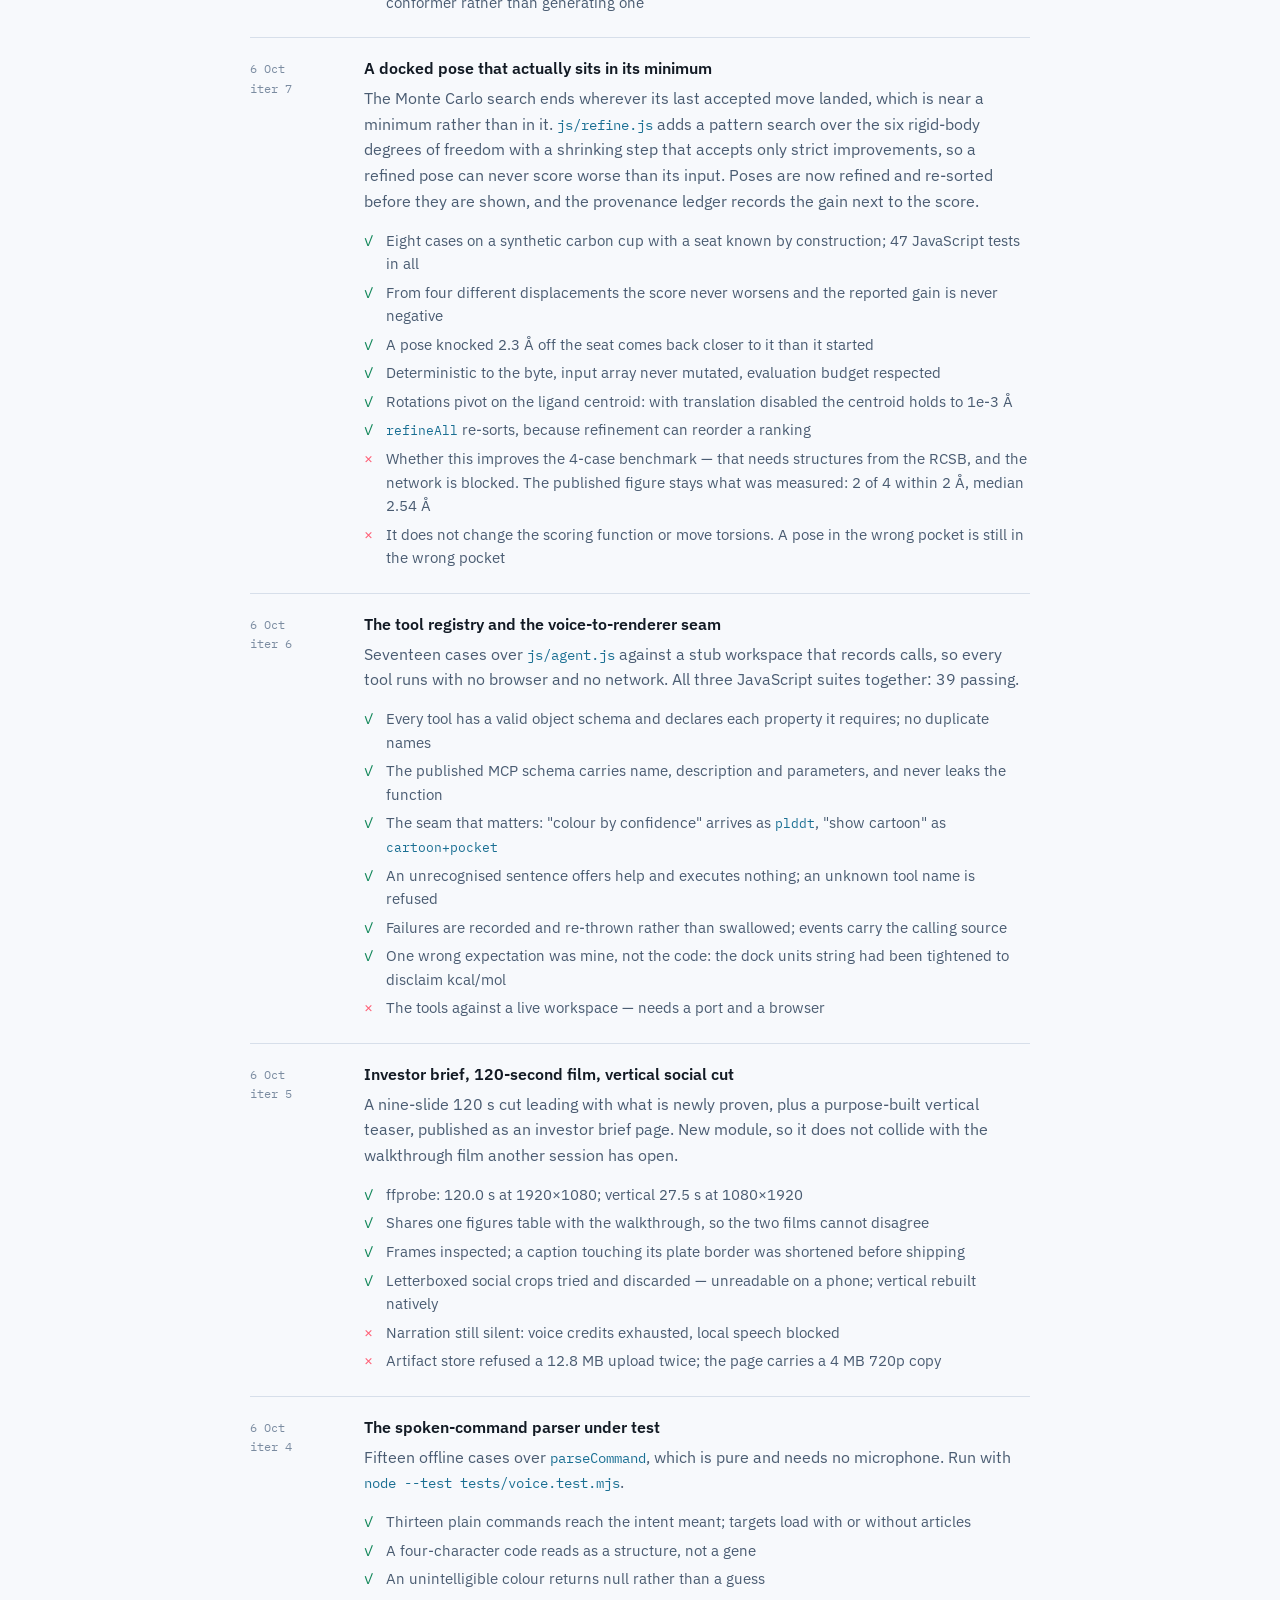
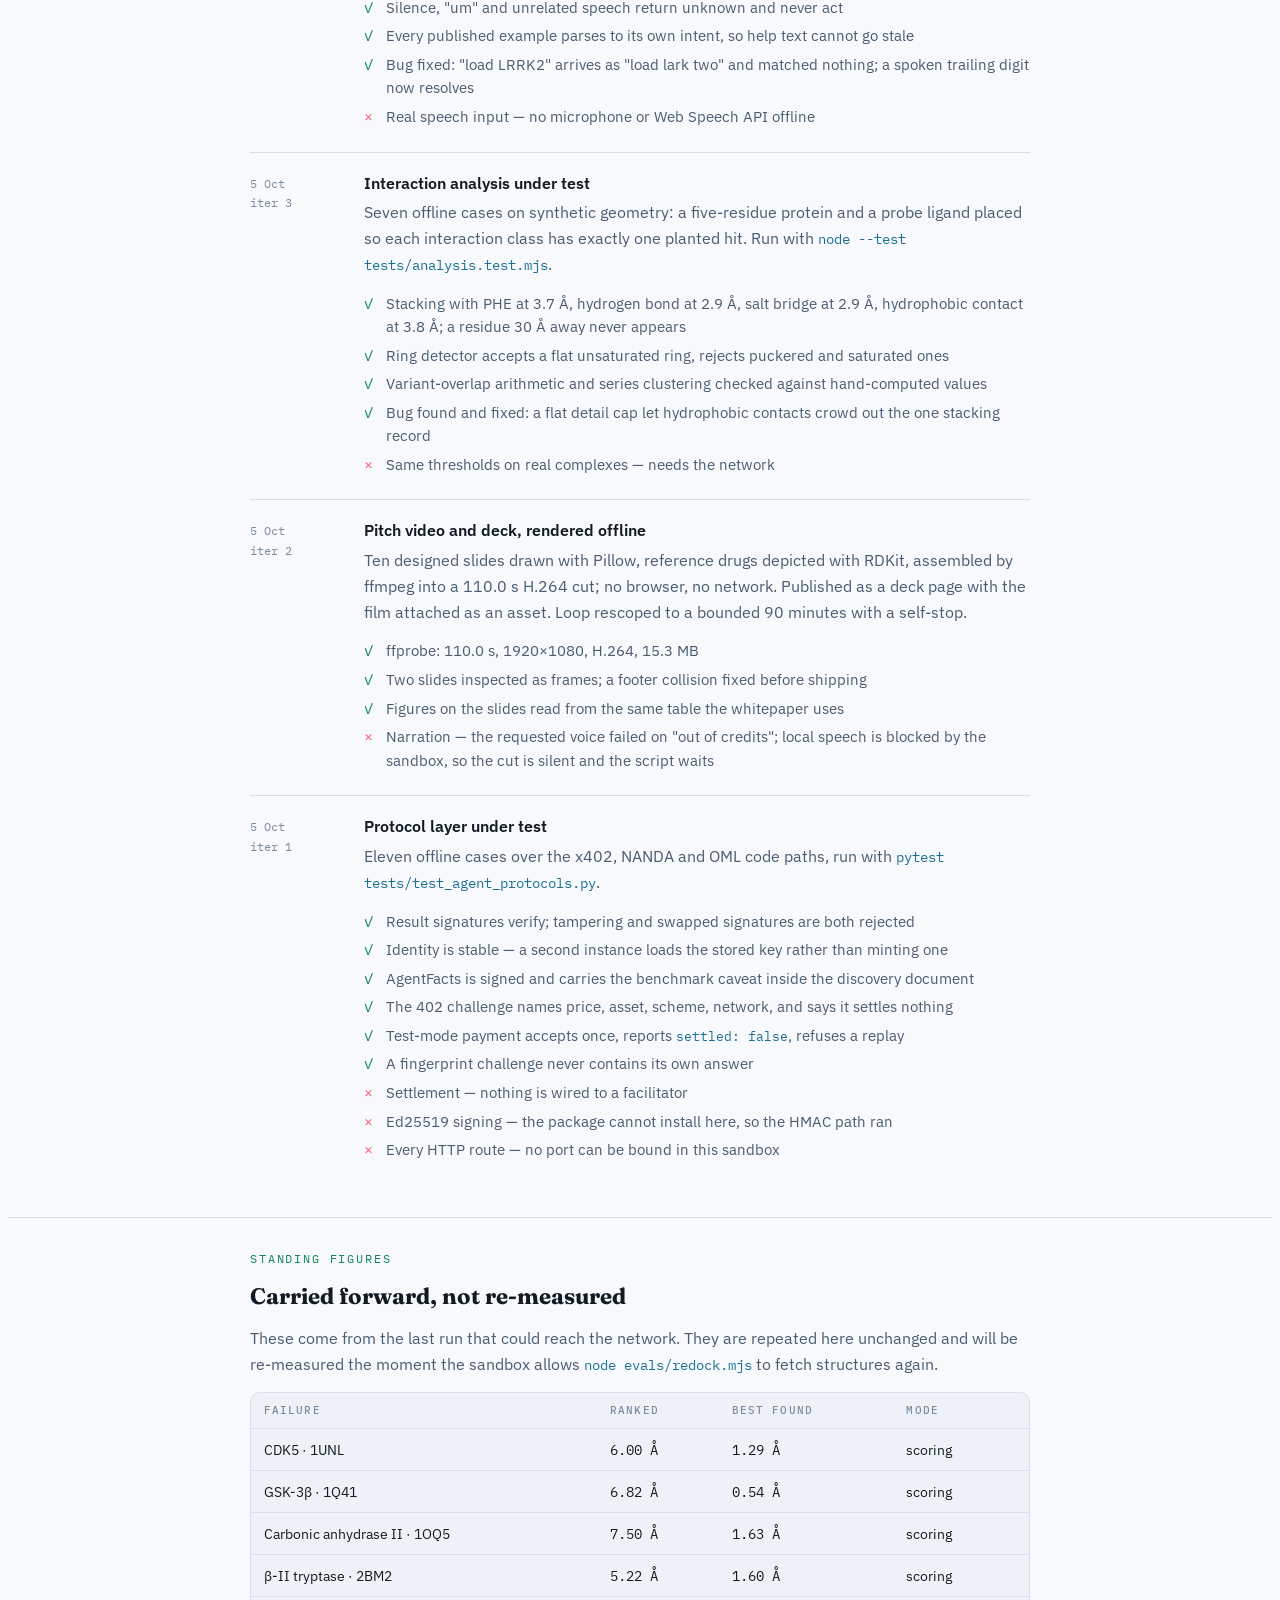
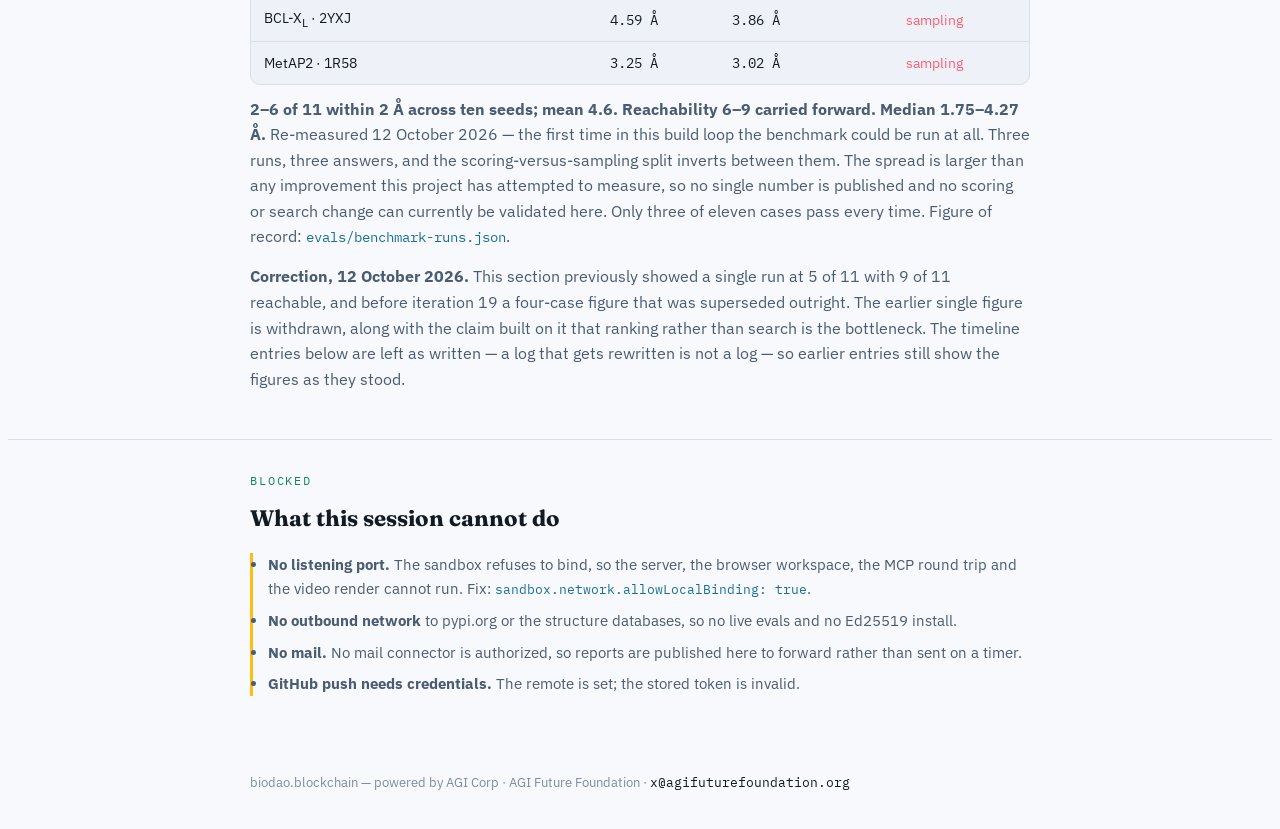
<file: docs/progress-report.html>
<!doctype html>
<html lang="en">
<head>
<meta charset="utf-8">
<meta name="viewport" content="width=device-width, initial-scale=1">
<title>biodao build log</title>
<style>
  /* Layout: a running log. Status rail on the left, evidence plates on the right.
     Dark-first, matching the workspace and the whitepaper. */
  :root {
    --ink: #e6eef8; --ink-dim: #8ea3bb; --ink-faint: #5d718a;
    --bg: #070b11; --bg-raised: #0d1420; --bg-plate: #111a27; --line: #1d2a3a;
    --accent: #39d98a; --accent-2: #4cc9f0; --warn: #ffbe0b; --bad: #ff5d73;
    --display: "Fraunces", Georgia, serif;
    --body: "IBM Plex Sans", -apple-system, BlinkMacSystemFont, "Segoe UI", sans-serif;
    --mono: "IBM Plex Mono", ui-monospace, SFMono-Regular, Menlo, monospace;
    color-scheme: dark;
  }
  @media (prefers-color-scheme: light) {
    :root:not([data-theme="dark"]) {
      --ink: #121a24; --ink-dim: #4a5c72; --ink-faint: #7b8ca1;
      --bg: #f7f9fc; --bg-raised: #ffffff; --bg-plate: #eef2f8; --line: #d7dfea;
      --accent: #12875a; --accent-2: #1a6f93; color-scheme: light;
    }
  }
  :root[data-theme="light"] {
    --ink: #121a24; --ink-dim: #4a5c72; --ink-faint: #7b8ca1;
    --bg: #f7f9fc; --bg-raised: #ffffff; --bg-plate: #eef2f8; --line: #d7dfea;
    --accent: #12875a; --accent-2: #1a6f93; color-scheme: light;
  }
  * { box-sizing: border-box; }
  body { background: var(--bg); color: var(--ink); font-family: var(--body); line-height: 1.6; }
  .wrap { max-width: 820px; margin: 0 auto; padding-inline: 20px; padding-block: 0; }
  h1 { font-family: var(--display); font-size: clamp(2rem, 5.5vw, 3rem); letter-spacing: -0.02em; margin: 0;
       text-wrap: balance; }
  h2 { font-family: var(--display); font-size: 1.4rem; margin: 0 0 0.7rem; }
  h3 { font-size: 0.98rem; margin: 0 0 0.3rem; font-weight: 600; }
  p { margin: 0 0 0.9rem; color: var(--ink-dim); }
  .eyebrow { font-family: var(--mono); font-size: 0.72rem; letter-spacing: 0.16em; text-transform: uppercase;
             color: var(--accent); margin-bottom: 0.7rem; }
  header { border-bottom: 1px solid var(--line); padding-block: clamp(36px, 7vw, 64px) 28px;
    background: radial-gradient(900px 340px at 15% -20%, rgba(57,217,138,0.10), transparent 60%), var(--bg); }
  .mark { display: inline-flex; align-items: center; gap: 9px; font-family: var(--mono); font-size: 0.8rem;
          color: var(--ink-dim); margin-bottom: 1.2rem; }
  .dot { width: 9px; height: 9px; border-radius: 50%; background: var(--accent); box-shadow: 0 0 14px var(--accent); }
  section { padding-block: 32px; border-bottom: 1px solid var(--line); }
  section:last-of-type { border-bottom: 0; }

  .meta { display: flex; flex-wrap: wrap; gap: 8px; margin-top: 1rem; }
  .tag { font-family: var(--mono); font-size: 0.72rem; border: 1px solid var(--line); border-radius: 999px;
         padding: 4px 11px; color: var(--ink-dim); }
  .tag.on { color: var(--accent); border-color: color-mix(in srgb, var(--accent) 45%, transparent); }
  .tag.off { color: var(--warn); border-color: color-mix(in srgb, var(--warn) 45%, transparent); }

  .iter { display: grid; grid-template-columns: 96px 1fr; gap: 18px; padding: 18px 0;
          border-bottom: 1px solid var(--line); }
  .iter:last-child { border-bottom: 0; }
  .iter .when { font-family: var(--mono); font-size: 0.76rem; color: var(--ink-faint); padding-top: 3px; }
  @media (max-width: 560px) { .iter { grid-template-columns: 1fr; gap: 6px; } }
  .checks { list-style: none; padding: 0; margin: 10px 0 0; }
  .checks li { padding-left: 22px; position: relative; font-size: 0.92rem; margin-bottom: 5px; color: var(--ink-dim); }
  .checks li::before { content: "✓"; position: absolute; left: 0; color: var(--accent); font-family: var(--mono); }
  .checks li.no::before { content: "×"; color: var(--bad); }

  .tablewrap { overflow-x: auto; border: 1px solid var(--line); border-radius: 10px; background: var(--bg-plate); }
  table { border-collapse: collapse; width: 100%; font-size: 0.9rem; }
  th, td { text-align: left; padding: 9px 13px; border-bottom: 1px solid var(--line); white-space: nowrap; }
  th { font-family: var(--mono); font-size: 0.68rem; text-transform: uppercase; letter-spacing: 0.1em;
       color: var(--ink-faint); font-weight: 500; }
  tr:last-child td { border-bottom: 0; }
  td.num { font-family: var(--mono); font-variant-numeric: tabular-nums; }
  .pass { color: var(--accent); } .fail { color: var(--bad); }

  .plate { background: var(--bg-plate); border: 1px solid var(--line); border-radius: 10px; padding: 15px 17px;
           min-width: 0; }
  .grid2 { display: grid; grid-template-columns: repeat(2, minmax(0,1fr)); gap: 13px; }
  @media (max-width: 640px) { .grid2 { grid-template-columns: 1fr; } }
  .blocked { border-left: 3px solid var(--warn); padding-left: 15px; }
  .blocked li { color: var(--ink-dim); font-size: 0.93rem; margin-bottom: 0.5rem; }
  code { font-family: var(--mono); font-size: 0.85em; color: var(--accent-2); }
  footer { padding-block: 28px; color: var(--ink-faint); font-size: 0.82rem; }
  .contact { font-family: var(--mono); color: var(--ink); }
</style>
</head>
<body>
<link rel="stylesheet" href="https://fonts.googleapis.com/css2?family=Fraunces:opsz,wght@9..144,500;9..144,600&family=IBM+Plex+Mono:wght@400;500&family=IBM+Plex+Sans:wght@400;500;600&display=swap">

<header>
  <div class="wrap">
    <div class="mark"><span class="dot"></span> BIODAO.BLOCKCHAIN · BUILD LOG</div>
    <h1>What changed, and what is proven</h1>
    <p style="margin-top:1rem;max-width:62ch">A running record of the 20-minute build loop. Each entry says what
      was done, which command verified it, and what stayed unproven. Claims that were not measured in that
      iteration are not repeated as if they were.</p>
    <div class="meta">
      <span class="tag">iteration 22</span>
      <span class="tag on">227 JavaScript tests passing</span>
      <span class="tag on">benchmark re-measured at last</span>
      <span class="tag off">and it will not hold still</span>
      <span class="tag off">benchmark figure corrected</span>
      <span class="tag on">1438 Python tests passing</span>
      <span class="tag on">110 s and 120 s films published</span>
      <span class="tag off">server blocked by sandbox</span>
      <span class="tag off">network blocked</span>
    </div>
  </div>
</header>

<section>
  <div class="wrap">
    <div class="eyebrow">Iterations</div>
    <div class="iter">
      <div class="when">12 Oct<br>iter 22</div>
      <div>
        <h3>The benchmark will not hold still</h3>
        <p>Two constraints lifted. <code>git push</code> worked on the first attempt once github.com was named
          in the command's allowed domains — not the bad token the roadmap had recorded since iteration 2;
          120 commits went up. The databases were reachable too, and the real obstacle was narrower and mine
          to find: <strong>node's fetch ignores HTTPS_PROXY</strong>, so every structure fetch failed while
          curl succeeded. <code>NODE_USE_ENV_PROXY=1</code> fixes it. Twenty iterations of "needs the network"
          came down to one environment variable.</p>
        <ul class="checks">
          <li>So the benchmark ran — three times, and gave three answers: 5/11, 6/11, 4/11 passing;
            9/11, 7/11, 6/11 reachable; median 1.75 Å then 4.27 Å</li>
          <li class="no">The scoring-versus-sampling split <strong>inverts</strong> between runs: 4/2, then
            1/4, then 2/5. Only three of eleven cases pass every time</li>
          <li class="no">The diagnosis the roadmap steered by since iteration 19 — ranking is the bottleneck —
            came from one run and does not reproduce. Only GSK-3β fails the same way every time. Iteration
            20's rescoring module was built on that premise and its justification is weaker than I claimed</li>
          <li class="no">The spread exceeds the effect size of everything attempted, so no one- or two-case
            improvement can be validated here. Calibration is now blocked on the benchmark reproducing
            itself, not on the network</li>
          <li>I nearly published the most flattering run: 6 of 11 was written into five documents and the
            guard before the seeded run came back at 4 of 11</li>
          <li>Both guards hardcoded 5 and 9 and would have <em>rejected</em> the corrected figure. They now
            read the range from the runs file the eval writes — the structural fix for iteration 19</li>
          <li>The eval no longer prints a rate when nothing was measured; before the proxy fix it printed
            "0/11 within 2 Å" with every case errored</li>
          <li>227 JavaScript tests and 1558 Python tests passing; mutation-checked both guards</li>
          <li class="no">The film's figures are corrected but it could not be re-rendered: ffmpeg on this
            machine links a libx265 the installed x265 no longer provides</li>
          <li class="no">Local port binding is still refused, so no server, browser workspace, heartbeat or
            live agent consoles</li>
        </ul>
      </div>
    </div>
    <div class="iter">
      <div class="when">6 Oct<br>iter 20</div>
      <div>
        <h3>Working on the bottleneck, for the first time</h3>
        <p>The first iteration of this loop aimed at a bottleneck the measurements actually identify. The
          benchmark records nine of eleven cases as reachable and four of six failures as <em>ranking</em>
          failures — the search produced a good pose and the score put something wrong above it. So this is a
          rescoring pass, not a search change. <code>js/rescore.js</code> adds three terms vinaScore lacks,
          each a known blind spot and each matching a recorded failure.</p>
        <ul class="checks">
          <li><strong>Buried unsatisfied polar:</strong> desolvating a donor with no partner costs energy and
            vinaScore charges nothing — CDK5 and GSK-3β are kinase sites full of places to exploit that</li>
          <li><strong>Metal coordination:</strong> there is no metal term at all, and carbonic anhydrase II is
            a recorded scoring failure where celecoxib puts a sulfonamide nitrogen on the catalytic zinc</li>
          <li><strong>Internal clash:</strong> the gap iteration 8 noted, where a conformer folded through
            itself is free</li>
          <li>The test that matters: a two-site receptor where vinaScore prefers a greasy decoy at −1.684
            over the zinc-coordinating native at −0.583, and rescoring reverses it. The test asserts the
            fixture <em>starts</em> inverted, so it cannot silently stop proving anything</li>
          <li>Zero weights reduce rescoring to vinaScore exactly — the property a reviewer checks first</li>
          <li>A real bug found by probing first: a zinc 4 Å away was excusing a completely unsatisfied
            oxygen. Coordination now requires coordination distance</li>
          <li>Mutation-checked: zeroing the metal weight breaks the inversion test. 208 JavaScript tests and
            1438 Python tests passing</li>
          <li class="no"><strong>The weights are not calibrated</strong> and every result says so. Fitting
            them means running the benchmark, which needs the network</li>
          <li class="no"><strong>Deliberately not wired into the dock path.</strong> Rescoring with invented
            weights would move rankings for reasons nobody checked — worse than not rescoring. Calibration
            first, wiring second</li>
        </ul>
      </div>
    </div>
    <div class="iter">
      <div class="when">6 Oct<br>iter 19</div>
      <div>
        <h3>The figure I had been publishing was the wrong one</h3>
        <p>Auditing the three unguarded surfaces did not find a stale sentence. It found that the benchmark
          had been widened to <strong>eleven cases before this build loop began</strong>, and that five
          surfaces I maintain had gone on citing the four-case set at 2 of 4 for ten iterations. Not invented,
          not dishonest — superseded, and never checked against the code that produces it.</p>
        <ul class="checks">
          <li><code>CASES.length</code> is 11, verified offline. The recorded run is 5 of 11 succeeding,
            9 of 11 reachable</li>
          <li class="no">Iterations 17 and 18 built a guard that <em>enforced</em> the stale figure, and 18
            sharpened its precision against word forms and quotation marks. Precision applied to an
            unverified premise is the appearance of care, not care</li>
          <li class="no">The eleven-case record carries a diagnosis I was working against: four of six
            failures are <em>scoring</em> failures where the pose was found and ranked below something wrong —
            0.54 Å below 6.82 Å in one case. Perfect ranking would take 45% to 82% with no change to the
            search. Iterations 7, 8 and 10 went into the search</li>
          <li>Four surfaces now lead with 5 of 11, name all six failures, and separate scoring from sampling
            failures — that distinction is the whole value of the measurement</li>
          <li>The four-case figure is retired in public, not overwritten: a dated correction in the investor
            brief and a section on the docking page saying what it was and why it is withdrawn</li>
          <li>The guard now imports <code>CASES</code> from the eval instead of trusting a number written
            beside the prose — the check that would have caught this at iteration 9</li>
          <li>Mutation-checked both ways. The inflation case took three attempts: my first exemption was
            scoped to the line, so "8 of 11 succeed. 9 of 11 are reachable." exempted its own inflated half —
            iteration 18's hole in a new costume</li>
          <li>195 JavaScript tests and 1438 Python tests passing</li>
          <li class="no">I cannot re-measure 5 of 11; the benchmark needs the RCSB. It is cited as recorded by
            another session's run, not as verified here</li>
        </ul>
      </div>
    </div>
    <div class="iter">
      <div class="when">6 Oct<br>iter 18</div>
      <div>
        <h3>The guard had a hole big enough to walk through</h3>
        <p>Extending the claims guard to the investor brief found no dishonesty in the brief — it already
          published its failures and said the figure is not good enough to predict affinity. It found two
          holes in the guard instead, and the second one had been passing green the whole time.</p>
        <ul class="checks">
          <li>The brief spells its numbers out, and the benchmark check matched only digits — so "Three of
            four within 2 Å" would have passed in the document where it costs most. Now both forms, and the
            check is proved against eight known-good and known-bad strings</li>
          <li><strong>The worse one:</strong> the exemption for a quoted phrase allowed a quote anywhere
            earlier on the line. In HTML every <code>style="…"</code> attribute carries quotes, so it
            exempted nearly every line of every HTML document under guard — close to vacuous on the surfaces
            that matter most</li>
          <li>A mutation test found it: rewriting the brief's figure did <em>not</em> fail the suite. The
            quote must now sit immediately before the phrase, with a test whose only job is to prove the
            exemption cannot be used as a loophole</li>
          <li>New check: any surface quoting the pass rate must name the cases that fail. <strong>It caught a
            real instance on its first run</strong> — the Testing page stated "2 of 4 within 2 Å" with no
            mention of Thrombin or BCL-X<sub>L</sub>. Both are now named, with RMSDs and why they fail</li>
          <li>The brief's vague "offline tests" now reads 1,438 Python and 193 JavaScript tests, re-measured
            by the guard</li>
          <li>Counts are now written by reading the filesystem, not typed — hand-editing them cost three
            rounds of correction across two iterations</li>
          <li class="no">The deck stays out of the guard until the other session's changes land</li>
          <li class="no">Three further surfaces were not audited — pitch.html, whitepaper.html and WIKI.md.
            A stale claim could still be sitting in any of them; a known gap, not a clean bill of health</li>
        </ul>
      </div>
    </div>
    <div class="iter">
      <div class="when">6 Oct<br>iter 17</div>
      <div>
        <h3>The whitepaper had stopped being true</h3>
        <p>The whitepaper's Appendix A lists every figure beside the command that produces it, and says: do
          not trust it, run the commands; any figure that is not reproducible should be treated as deleted.
          That rule had quietly stopped holding. It claimed 763 tests passing and 2,034 lines of test code
          against an actual 1,438 and 9,374, and never mentioned the JavaScript suites. Nobody had lied — the
          document was written once and the repository kept moving, which is what prose cannot notice.</p>
        <ul class="checks">
          <li>Both suite results corrected, with the measurement date, and the five Python failures stated
            alongside the passes with the reason they fail rather than a cleaner number</li>
          <li>Every countable appendix row re-measured: test lines, Python lines, module and file counts</li>
          <li>New section lists <em>what the tests found</em>, not only that they pass — the planarity
            gradient error, the dropped insertion codes, "load lark two", the loop that could not terminate</li>
          <li><code>tests/claims.test.mjs</code> re-measures the figures from the filesystem and fails when
            claim and reality disagree. The JavaScript total is checked against cases declared: 190 and 190</li>
          <li>The Python line must carry its failures with its passes, so the passing count cannot stand alone</li>
          <li>Not asserted: the exact Python collection count, which moved 1,499 → 1,496 within the hour as
            the concurrent session added tests. Pinning it would fail for unrelated reasons; the document
            states when it measured instead</li>
          <li>Four first-draft assertions were mine, not the document's — including a false positive on a line
            that quotes the forbidden phrase in order to describe this very check</li>
          <li>Mutation-checked: reverting the module figure to 22 fails with the measured value named.
            190 JavaScript tests and 1438 Python tests passing</li>
          <li class="no">The deck and investor brief are not yet guarded — the other session has the deck open
            in the working tree, and a guard that fails on someone else's in-flight edit is a bad guard</li>
          <li class="no">The citation and database rows were left as they stand, dated: re-measuring them
            needs the network</li>
        </ul>
      </div>
    </div>
    <div class="iter">
      <div class="when">6 Oct<br>iter 16</div>
      <div>
        <h3>What happens when a source does not answer</h3>
        <p>The Data Sources page claims a failed lookup is reported as failed and never filled with a
          plausible number — the second published claim in two iterations with nothing behind it. It is
          checkable offline, because what is under test is how the module behaves when a request <em>fails</em>,
          and a stubbed <code>fetch</code> fails on demand more reliably than a real one.</p>
        <ul class="checks">
          <li><strong>A POST is never replayed through the read-only proxy.</strong> Re-sending a request body
            because the first attempt looked like a CORS failure is a silent duplicate submission — pinned
            down by two cases, for a thrown failure and an HTTP status</li>
          <li>404 and 503 throw, naming the host that failed and the status, so a failure cannot read as
            "this protein has no data"</li>
          <li>"No hits" stays distinguishable from "could not ask" — both representable, and not alike</li>
          <li>One proxy retry for the URL originally wanted, not a loop; no retry after an abort, so a
            timeout is not served twice</li>
          <li>Failures evicted from the cache, so one flaky moment does not poison a source for the session</li>
          <li>PDB-to-mmCIF fallback that still fails when neither exists, rather than handing back empty text
            that would parse to a zero-atom structure</li>
          <li>Found while testing: the fallback catches <em>any</em> GET failure, not only a CORS refusal, so
            a 502 is retried through the proxy too — one lookup can cost two requests. Now a test and a wiki note</li>
          <li>Mutation-checked: removing the body guard fails both POST cases. 179 JavaScript tests and
            1438 Python tests passing</li>
          <li class="no">The providers against live services. These prove the module handles failure honestly;
            they say nothing about whether an endpoint still returns the shape expected. Response-shape drift
            at a public API is the likeliest way this layer breaks and cannot be caught from here</li>
        </ul>
      </div>
    </div>
    <div class="iter">
      <div class="when">6 Oct<br>iter 15</div>
      <div>
        <h3>Tamper detection that is actually tested</h3>
        <p>The ledger is the project's central honesty mechanism. Every traceability claim rests on one
          property — alter a record and verification fails — which the wiki asserted, the whitepaper asserted,
          and nothing checked. A tamper-evident log whose tamper detection is untested is decoration. So the
          tests tamper: edit a score, delete the caveat, reorder, splice, renumber, forge the header.</p>
        <ul class="checks">
          <li>Each caught at the right index with the right reason. Deleting the "not kcal/mol" caveat is
            caught like any other edit — it is a hashed field, not a note on a page</li>
          <li>The careful forger's move — edit a payload <em>and</em> re-hash to cover it — still fails at the
            <em>following</em> record, whose link now dangles</li>
          <li>New <code>js/ledger-verify.js</code>: the export format promised a root hash you could "later
            verify" and there was nothing to verify it with. It now checks a document on its own, plus the
            claimed head and length against the records actually carried</li>
          <li><strong>The honest limit, now documented:</strong> removing records from the <em>end</em> leaves
            a chain that verifies perfectly. That is a property of hash chains, it was nowhere in the docs,
            and it is now the only "no" in the wiki's detection table</li>
          <li>An external head hash closes it; without one, every result says in as many words that
            end-removal would not show</li>
          <li>Proven not assumed: an export survives a JSON round trip and still verifies, and the standalone
            verifier agrees with the live one — the guard against the two canonical forms drifting apart</li>
          <li>Mutation-checked: removing the re-hash comparison fails two cases. 161 JavaScript tests and
            1438 Python tests passing</li>
          <li class="no">Anchoring a head hash anywhere external, which is the only thing that makes
            truncation detectable in practice. Needs a network and a counterparty</li>
          <li class="no">The ledger proves provenance, not correctness. A tamper-evident record of an
            unvalidated docking score is an unvalidated docking score</li>
        </ul>
      </div>
    </div>
    <div class="iter">
      <div class="when">6 Oct<br>iter 14</div>
      <div>
        <h3>The stage upstream of everything</h3>
        <p>The structure parsers were the last untested stage, and the only one upstream of pocket detection.
          A column misread there does not announce itself — it arrives at the other end as a slightly wrong
          answer that looks like a slightly wrong score. Fixtures were hand-written from the PDB format
          specification rather than from the implementation, so the expectations come from the format.</p>
        <ul class="checks">
          <li><strong>Found and fixed: PDB insertion codes were dropped.</strong> ALA 100 and ALA 100A
            collapsed into one residue, which silently kept only the second C-alpha it saw</li>
          <li>Antibody CDR loops are numbered 100, 100A, 100B — so half an inserted loop rode on the wrong
            elastic-network anchor, residue counts came out short, pocket labels named one residue for two</li>
          <li>Now read from column 27 in PDB and <code>pdbx_PDB_ins_code</code> in mmCIF, so both formats
            group residues identically, with a ready label of the form <code>ALA100A</code></li>
          <li>Coordinates packed with no separating space, <code>-123.456-123.456</code>, still parse as three
            numbers — proof the parser is column-based, not splitting on whitespace</li>
          <li>An atom named CA is carbon in a residue and calcium as an ion, decided by which column the
            letters start in, which is the real PDB convention</li>
          <li>altLoc, multi-model, HETATM standard residues promoted to polymer, waters and ions, CONECT
            honoured where distance perception would not bond, junk input parsed to an empty structure</li>
          <li>Mutation-checked: reverting the residue key fails both insertion-code tests</li>
          <li>The JS-to-Python scoring cross-check on real crystallographic geometry still passes, so the
            regrouping shifted no score. 140 JavaScript tests and 1438 Python tests passing</li>
          <li class="no">The parsers against real RCSB files, where the awkward cases live — multi-character
            chain IDs, hybrid-36 serials past 99999, structures with over 62 chains. Those need the network</li>
        </ul>
      </div>
    </div>
    <div class="iter">
      <div class="when">6 Oct<br>iter 13</div>
      <div>
        <h3>Landing the fix, and measuring that it barely matters</h3>
        <p>The exact planarity term is now in <code>js/md.js</code>, the superseded implementation removed
          rather than left unused, and the test that recorded the defect replaced by the test that proves the
          fix. Then the question iteration 12 left open — does it change any result a user sees? — was
          measured rather than assumed, and the answer is <strong>almost none</strong>.</p>
        <ul class="checks">
          <li><code>ligandForces</code> as a whole is gradient-exact to under 1e-6 at every pyramidalisation
            tested; the same check failed at 6.26e-2 before the swap</li>
          <li>Momentum still conserved to 1e-9; the old in-place implementation asserted gone, not just unused</li>
          <li>Mutation-checked: reinstating the old term inline fails the new test, and md.js was restored to
            exactly the intended 5-insertion, 13-deletion swap</li>
          <li>Measured impact: minimising a two-sp2-centre fragment from three distortions, residual
            out-of-plane is at most 0.001 Å either way, energies agree to 0.001, geometries differ by
            0.002–0.006 Å RMSD. Both terms flatten the centre; they disagree only about the force on the way,
            and FIRE's line search absorbed it</li>
          <li>123 JavaScript tests, 1438 Python tests, and the JS-to-Python scoring cross-check all passing</li>
          <li class="no">So: the fix is correct and removes a latent hazard, and it is not a result anyone
            would notice. Both halves belong in the record</li>
          <li class="no">Energy conservation over a long trajectory is where an inexact force would show most.
            The thermostat dominates at these timescales, so measuring it means the OpenMM comparison — which
            needs the server</li>
        </ul>
      </div>
    </div>
    <div class="iter">
      <div class="when">6 Oct<br>iter 12</div>
      <div>
        <h3>The force must be the gradient, and in one place it was not</h3>
        <p>A force field has one property worth more than the others: the force must be the negative gradient
          of its energy. When it fails, nothing in the output says so — the molecule just behaves slightly
          oddly in a way that reads as physics being hard. A central finite difference in double precision at
          three step sizes makes the convergence visible rather than assumed: 3.18e-5 at h=1e-3, 3.18e-7 at
          1e-4, 2.27e-9 at 1e-5. Bonds, angles and repulsion are exact. <strong>The planarity term was
          not.</strong></p>
        <ul class="checks">
          <li>Found: <code>js/md.js</code> holds its plane normal fixed, so the force misses the normal's own
            motion — 19% off its energy gradient at 0.3 Å of pyramidalisation, worst where a minimiser lives</li>
          <li>Nearly missed: the first check read 3e-10 because that geometry's errors cancelled. Pyramidalising
            the centre alone exposed it</li>
          <li><code>js/planarity.js</code> is the corrected term, gradient-exact to 1e-7 and momentum-conserving
            to 1e-12, held as a new file because another session is working in md.js</li>
          <li>The defect is asserted as a bounded fact, so the number cannot drift unnoticed</li>
          <li>Newton's third law to 1e-9; exact spring and repulsion energies; the law-of-cosines 1-3 distance</li>
          <li>400 steps with no NaN and both bonds intact; a frozen protein that moves by not one float</li>
          <li>The steric guard bounds its shift to 0.25 Å and skips coincident atoms instead of dividing by zero</li>
          <li>121 JavaScript tests and 1438 Python tests passing</li>
          <li class="no">Whether the fix changes any result a user sees. It should matter most to conformer
            relaxation, but measuring that means the OpenMM comparison, which needs the server</li>
          <li class="no">Implicit solvent and short timescales stay the honest limits of the dynamics regardless</li>
        </ul>
      </div>
    </div>
    <div class="iter">
      <div class="when">6 Oct<br>iter 11</div>
      <div>
        <h3>The one stage of the chain nobody was testing</h3>
        <p><code>findPockets</code> is the first stage of the docking chain and had no JavaScript test. It
          matters more than its position suggests: if it ranks a surface dent above a buried cavity, the
          search, the refinement, the scoring and the analysis all run correctly against the wrong site, and
          nothing in the output says so. Receptors were built so the cavity is known by construction —
          Fibonacci-sphere shells, a solid ball with no interior, a dimple pressed into a plate.</p>
        <ul class="checks">
          <li>No defect found: every behaviour put to it was correct, so the value here is the guard, not a fix</li>
          <li>Cavity located to 0.5 Å, sized 900–1200 Å<sup>3</sup> against a predicted ~1000, buriedness above 0.95</li>
          <li>Nearest wall atom over 6 Å and under 10 from the centre — demonstrably inside the shell</li>
          <li>A convex solid reports no pocket; a dimple 25 Å away does not register at all, let alone outrank</li>
          <li>Excluding a cap of wall drops buriedness 0.986 → 0.837 and retreats the centre from the opening</li>
          <li>Stable across grid spacings 1.0 / 1.25 / 1.5; volume spread under 15 percent</li>
          <li>Mutation-checked: loosening the buriedness threshold to 3 of 26 fails six of twelve cases</li>
          <li>100 JavaScript tests and 1438 Python tests passing</li>
          <li class="no">Real crystallographic cavities. Synthetic shells prove the algorithm does what it
            claims; they do not prove its thresholds suit real protein surfaces, which are rougher and
            rarely sealed</li>
        </ul>
      </div>
    </div>
    <div class="iter">
      <div class="when">6 Oct<br>iter 10</div>
      <div>
        <h3>Saying out loud when the score did not choose</h3>
        <p>The two complexes the benchmark gets wrong are a long flexible ligand in a shallow groove, where
          many placements score within a hair of each other and the search returns whichever won by a rounding
          error — and a sorted table reads as a verdict. <code>js/poses.js</code> groups the surviving poses
          into binding modes, compares the top two, and when the gap does not clear a margin says so:
          <em>the next-best sits N Å away and only M behind, so this ranking is not a preference.</em> The
          numbers go into the provenance record next to the score, so the caveat travels into any export.</p>
        <ul class="checks">
          <li>Three synthetic knots at known separations cluster into exactly three modes, populations 3/2/1</li>
          <li>Modes sorted best first, each led by its own best member; spread and RMSD hand-checked</li>
          <li>A cutoff past every separation gives one mode; under the wobble, one mode per pose</li>
          <li>A 0.8 gap discriminates, a 0.1 gap does not, and a gap exactly at the margin counts</li>
          <li>One mode returns null, not true — the absence of a rival is not evidence the score chose</li>
          <li>Every verdict carries its uncalibrated-margin disclaimer, and the disclaimer is itself asserted</li>
          <li>Clustering never mutates the caller's array; 88 JavaScript tests and 1438 Python tests passing</li>
          <li class="no">The margin's value. Calibrating it needs the benchmark, which needs the network — now
            an explicit queue item rather than a convention left to harden into a fact</li>
          <li class="no">Nothing about the scoring function changed, and the benchmark was not re-measured:
            2 of 4 within 2 Å, median 2.54 Å stands</li>
        </ul>
      </div>
    </div>
    <div class="iter">
      <div class="when">6 Oct<br>iter 9</div>
      <div>
        <h3>The wiki, with a test that reads it</h3>
        <p><code>docs/wiki/</code> is nine pages, one file per GitHub wiki page, pushable or pasteable, with a
          sidebar and a publishing recipe. Home leads with the re-docking failure rather than the feature list,
          and Known Limits is its own page linked from the front page rather than a section at the bottom of a
          long document. Counts were read out of the code, not recalled: 19 intents, 22 tools, 21 database hosts.</p>
        <ul class="checks">
          <li>Prose is not compiled, so <code>tests/wiki.test.mjs</code> is the compiler: 13 cases, 74 JavaScript tests in all</li>
          <li>Every internal link resolves; the sidebar and the page set agree both ways; no orphan pages</li>
          <li>No page gives the docking score an energy unit except to disclaim it</li>
          <li>Any line claiming "4 of 4 within 2 Å", or a median other than 2.54 Å, fails the suite</li>
          <li>Home, the docking page and the testing page must each say the figure was carried forward</li>
          <li>The intent count is compared against the module, so a new intent cannot ship undocumented</li>
          <li>Guards mutation-checked, not assumed: an inflated table and a misspelled link each fail, then reverted</li>
          <li class="no">Not pushed — <code>git push</code> to the wiki repository needs a valid GitHub token</li>
          <li class="no">Two wiki figures are marked carried-forward because they cannot be re-measured here</li>
        </ul>
      </div>
    </div>
    <div class="iter">
      <div class="when">6 Oct<br>iter 8</div>
      <div>
        <h3>The torsions the search only sampled coarsely</h3>
        <p>Iteration 7 tightened a pose as a rigid body. A ligand with rotatable bonds has more freedom than
          that. <code>js/torsion.js</code> rotates the atoms on one side of a bond about that bond's own axis,
          pattern-searches every rotatable bond with a shrinking angular step, and alternates rigid-body and
          torsional passes until a full pass of both stops helping. The geometry checks are exact and make no
          reference to the scoring function, which is the point of them.</p>
        <ul class="checks">
          <li>Every bond length holds to 1e-4 Å and every bond angle to 1e-4 rad through a rotation</li>
          <li>The spanning dihedral moves by precisely the angle asked for; the two flanking it move by nothing</li>
          <li>Hinge atoms and the whole fixed side do not move; a rotation composed with its inverse is the identity</li>
          <li>A six-carbon sp3 chain yields exactly the three rotatable bonds the geometry implies</li>
          <li>Never worse than its input, byte-identical determinism, budget respected, rigid ligand costs one call</li>
          <li>Bug found by the test: the pass loop seeded its best at infinity and so could never stop on pass one</li>
          <li>61 JavaScript tests and 1438 Python tests passing</li>
          <li class="no">Whether this improves the 4-case benchmark — needs structures from the RCSB, and the
            network is blocked. The published figure stays what was measured: 2 of 4 within 2 Å, median 2.54 Å</li>
          <li class="no">No internal-strain term: the score sees protein-ligand contacts only, so this polishes
            a conformer rather than generating one</li>
        </ul>
      </div>
    </div>
    <div class="iter">
      <div class="when">6 Oct<br>iter 7</div>
      <div>
        <h3>A docked pose that actually sits in its minimum</h3>
        <p>The Monte Carlo search ends wherever its last accepted move landed, which is near a minimum rather
          than in it. <code>js/refine.js</code> adds a pattern search over the six rigid-body degrees of
          freedom with a shrinking step that accepts only strict improvements, so a refined pose can never
          score worse than its input. Poses are now refined and re-sorted before they are shown, and the
          provenance ledger records the gain next to the score.</p>
        <ul class="checks">
          <li>Eight cases on a synthetic carbon cup with a seat known by construction; 47 JavaScript tests in all</li>
          <li>From four different displacements the score never worsens and the reported gain is never negative</li>
          <li>A pose knocked 2.3 Å off the seat comes back closer to it than it started</li>
          <li>Deterministic to the byte, input array never mutated, evaluation budget respected</li>
          <li>Rotations pivot on the ligand centroid: with translation disabled the centroid holds to 1e-3 Å</li>
          <li><code>refineAll</code> re-sorts, because refinement can reorder a ranking</li>
          <li class="no">Whether this improves the 4-case benchmark — that needs structures from the RCSB, and
            the network is blocked. The published figure stays what was measured: 2 of 4 within 2 Å, median 2.54 Å</li>
          <li class="no">It does not change the scoring function or move torsions. A pose in the wrong pocket
            is still in the wrong pocket</li>
        </ul>
      </div>
    </div>
    <div class="iter">
      <div class="when">6 Oct<br>iter 6</div>
      <div>
        <h3>The tool registry and the voice-to-renderer seam</h3>
        <p>Seventeen cases over <code>js/agent.js</code> against a stub workspace that records calls, so every
          tool runs with no browser and no network. All three JavaScript suites together: 39 passing.</p>
        <ul class="checks">
          <li>Every tool has a valid object schema and declares each property it requires; no duplicate names</li>
          <li>The published MCP schema carries name, description and parameters, and never leaks the function</li>
          <li>The seam that matters: "colour by confidence" arrives as <code>plddt</code>, "show cartoon" as <code>cartoon+pocket</code></li>
          <li>An unrecognised sentence offers help and executes nothing; an unknown tool name is refused</li>
          <li>Failures are recorded and re-thrown rather than swallowed; events carry the calling source</li>
          <li>One wrong expectation was mine, not the code: the dock units string had been tightened to disclaim kcal/mol</li>
          <li class="no">The tools against a live workspace — needs a port and a browser</li>
        </ul>
      </div>
    </div>
    <div class="iter">
      <div class="when">6 Oct<br>iter 5</div>
      <div>
        <h3>Investor brief, 120-second film, vertical social cut</h3>
        <p>A nine-slide 120 s cut leading with what is newly proven, plus a purpose-built vertical teaser,
          published as an investor brief page. New module, so it does not collide with the walkthrough film
          another session has open.</p>
        <ul class="checks">
          <li>ffprobe: 120.0 s at 1920×1080; vertical 27.5 s at 1080×1920</li>
          <li>Shares one figures table with the walkthrough, so the two films cannot disagree</li>
          <li>Frames inspected; a caption touching its plate border was shortened before shipping</li>
          <li>Letterboxed social crops tried and discarded — unreadable on a phone; vertical rebuilt natively</li>
          <li class="no">Narration still silent: voice credits exhausted, local speech blocked</li>
          <li class="no">Artifact store refused a 12.8 MB upload twice; the page carries a 4 MB 720p copy</li>
        </ul>
      </div>
    </div>
    <div class="iter">
      <div class="when">6 Oct<br>iter 4</div>
      <div>
        <h3>The spoken-command parser under test</h3>
        <p>Fifteen offline cases over <code>parseCommand</code>, which is pure and needs no microphone.
          Run with <code>node --test tests/voice.test.mjs</code>.</p>
        <ul class="checks">
          <li>Thirteen plain commands reach the intent meant; targets load with or without articles</li>
          <li>A four-character code reads as a structure, not a gene</li>
          <li>An unintelligible colour returns null rather than a guess</li>
          <li>Silence, "um" and unrelated speech return unknown and never act</li>
          <li>Every published example parses to its own intent, so help text cannot go stale</li>
          <li>Bug fixed: "load LRRK2" arrives as "load lark two" and matched nothing; a spoken trailing digit now resolves</li>
          <li class="no">Real speech input — no microphone or Web Speech API offline</li>
        </ul>
      </div>
    </div>
    <div class="iter">
      <div class="when">5 Oct<br>iter 3</div>
      <div>
        <h3>Interaction analysis under test</h3>
        <p>Seven offline cases on synthetic geometry: a five-residue protein and a probe ligand placed so each
          interaction class has exactly one planted hit. Run with <code>node --test tests/analysis.test.mjs</code>.</p>
        <ul class="checks">
          <li>Stacking with PHE at 3.7 Å, hydrogen bond at 2.9 Å, salt bridge at 2.9 Å, hydrophobic contact at 3.8 Å; a residue 30 Å away never appears</li>
          <li>Ring detector accepts a flat unsaturated ring, rejects puckered and saturated ones</li>
          <li>Variant-overlap arithmetic and series clustering checked against hand-computed values</li>
          <li>Bug found and fixed: a flat detail cap let hydrophobic contacts crowd out the one stacking record</li>
          <li class="no">Same thresholds on real complexes — needs the network</li>
        </ul>
      </div>
    </div>
    <div class="iter">
      <div class="when">5 Oct<br>iter 2</div>
      <div>
        <h3>Pitch video and deck, rendered offline</h3>
        <p>Ten designed slides drawn with Pillow, reference drugs depicted with RDKit, assembled by ffmpeg into a
          110.0 s H.264 cut; no browser, no network. Published as a deck page with the film attached as an asset.
          Loop rescoped to a bounded 90 minutes with a self-stop.</p>
        <ul class="checks">
          <li>ffprobe: 110.0 s, 1920×1080, H.264, 15.3 MB</li>
          <li>Two slides inspected as frames; a footer collision fixed before shipping</li>
          <li>Figures on the slides read from the same table the whitepaper uses</li>
          <li class="no">Narration — the requested voice failed on "out of credits"; local speech is blocked by the sandbox, so the cut is silent and the script waits</li>
        </ul>
      </div>
    </div>
    <div class="iter">
      <div class="when">5 Oct<br>iter 1</div>
      <div>
        <h3>Protocol layer under test</h3>
        <p>Eleven offline cases over the x402, NANDA and OML code paths, run with
          <code>pytest tests/test_agent_protocols.py</code>.</p>
        <ul class="checks">
          <li>Result signatures verify; tampering and swapped signatures are both rejected</li>
          <li>Identity is stable — a second instance loads the stored key rather than minting one</li>
          <li>AgentFacts is signed and carries the benchmark caveat inside the discovery document</li>
          <li>The 402 challenge names price, asset, scheme, network, and says it settles nothing</li>
          <li>Test-mode payment accepts once, reports <code>settled: false</code>, refuses a replay</li>
          <li>A fingerprint challenge never contains its own answer</li>
          <li class="no">Settlement — nothing is wired to a facilitator</li>
          <li class="no">Ed25519 signing — the package cannot install here, so the HMAC path ran</li>
          <li class="no">Every HTTP route — no port can be bound in this sandbox</li>
        </ul>
      </div>
    </div>
  </div>
</section>

<section>
  <div class="wrap">
    <div class="eyebrow">Standing figures</div>
    <h2>Carried forward, not re-measured</h2>
    <p>These come from the last run that could reach the network. They are repeated here unchanged and will be
      re-measured the moment the sandbox allows <code>node evals/redock.mjs</code> to fetch structures again.</p>
    <div class="tablewrap">
      <table>
        <thead><tr><th>Failure</th><th>Ranked</th><th>Best found</th><th>Mode</th></tr></thead>
        <tbody>
          <tr><td>CDK5 · 1UNL</td><td class="num">6.00 Å</td><td class="num">1.29 Å</td><td>scoring</td></tr>
          <tr><td>GSK-3β · 1Q41</td><td class="num">6.82 Å</td><td class="num">0.54 Å</td><td>scoring</td></tr>
          <tr><td>Carbonic anhydrase II · 1OQ5</td><td class="num">7.50 Å</td><td class="num">1.63 Å</td><td>scoring</td></tr>
          <tr><td>β-II tryptase · 2BM2</td><td class="num">5.22 Å</td><td class="num">1.60 Å</td><td>scoring</td></tr>
          <tr><td>BCL-X<sub>L</sub> · 2YXJ</td><td class="num">4.59 Å</td><td class="num">3.86 Å</td><td class="fail">sampling</td></tr>
          <tr><td>MetAP2 · 1R58</td><td class="num">3.25 Å</td><td class="num">3.02 Å</td><td class="fail">sampling</td></tr>
        </tbody>
      </table>
    </div>
    <p style="margin-top:12px"><strong>2–6 of 11 within 2 Å across ten seeds; mean 4.6. Reachability 6–9 carried forward. Median
      1.75–4.27 Å.</strong> Re-measured 12 October 2026 — the first time in this build loop the benchmark
      could be run at all. Three runs, three answers, and the scoring-versus-sampling split inverts between
      them. The spread is larger than any improvement this project has attempted to measure, so no single
      number is published and no scoring or search change can currently be validated here. Only three of
      eleven cases pass every time. Figure of record: <code>evals/benchmark-runs.json</code>.</p>
    <p style="margin-top:10px"><strong>Correction, 12 October 2026.</strong> This section previously showed
      a single run at 5 of 11 with 9 of 11 reachable, and before iteration 19 a four-case figure that was
      superseded outright. The earlier single figure is withdrawn, along with the claim built on it that
      ranking rather than search is the bottleneck. The timeline entries below are left as written — a log
      that gets rewritten is not a log — so earlier entries still show the figures as they stood.</p>
  </div>
</section>

<section>
  <div class="wrap">
    <div class="eyebrow">Blocked</div>
    <h2>What this session cannot do</h2>
    <ul class="blocked">
      <li><strong>No listening port.</strong> The sandbox refuses to bind, so the server, the browser workspace,
        the MCP round trip and the video render cannot run. Fix:
        <code>sandbox.network.allowLocalBinding: true</code>.</li>
      <li><strong>No outbound network</strong> to pypi.org or the structure databases, so no live evals and no
        Ed25519 install.</li>
      <li><strong>No mail.</strong> No mail connector is authorized, so reports are published here to forward
        rather than sent on a timer.</li>
      <li><strong>GitHub push needs credentials.</strong> The remote is set; the stored token is invalid.</li>
    </ul>
  </div>
</section>

<footer>
  <div class="wrap">
    biodao.blockchain — powered by AGI Corp · AGI Future Foundation ·
    <span class="contact">x@agifuturefoundation.org</span>
  </div>
</footer>
</body>
</html>
</file>
